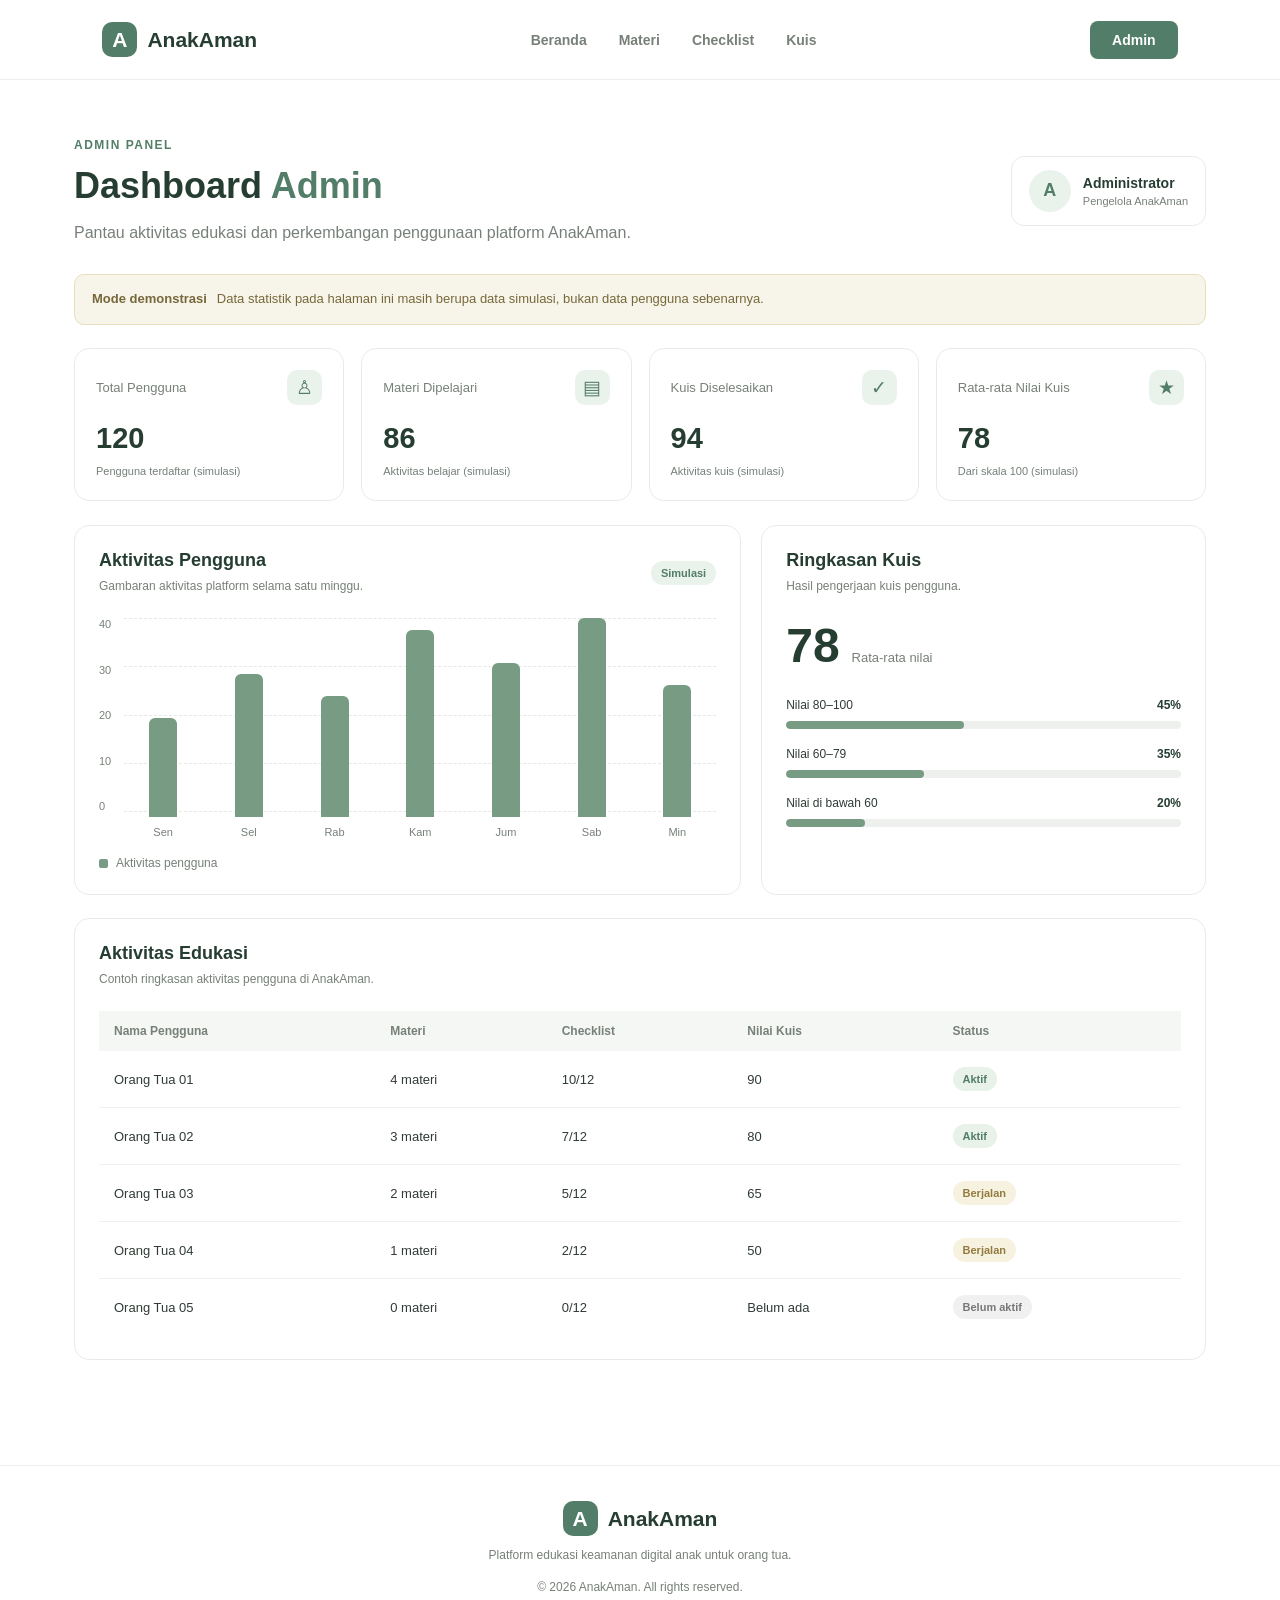
<file: admin.html>
<!DOCTYPE html>
<html lang="id">
<head>
  <meta charset="UTF-8">
  <meta name="viewport" content="width=device-width, initial-scale=1.0">
  <title>Admin Dashboard | AnakAman</title>
  <link rel="stylesheet" href="css/style.css">
</head>
<body>

  <header class="navbar">
    <a href="index.html" class="logo">
      <span class="logo-icon">A</span>AnakAman
    </a>

    <nav>
      <a href="index.html">Beranda</a>
      <a href="materi.html">Materi</a>
      <a href="checklist.html">Checklist</a>
      <a href="kuis.html">Kuis</a>
    </nav>

    <a href="admin.html" class="nav-button active">Admin</a>
  </header>

  <main class="admin-page">

    <section class="admin-heading">
      <div>
        <span class="section-label">ADMIN PANEL</span>
        <h1>Dashboard <span>Admin</span></h1>
        <p>
          Pantau aktivitas edukasi dan perkembangan penggunaan
          platform AnakAman.
        </p>
      </div>

      <div class="admin-profile">
        <div class="admin-avatar">A</div>
        <div>
          <strong>Administrator</strong>
          <span>Pengelola AnakAman</span>
        </div>
      </div>
    </section>

    <div class="admin-notice">
      <strong>Mode demonstrasi</strong>
      <span>
        Data statistik pada halaman ini masih berupa data simulasi,
        bukan data pengguna sebenarnya.
      </span>
    </div>

    <section class="admin-stat-grid">

      <div class="admin-stat-card">
        <div class="admin-stat-top">
          <span>Total Pengguna</span>
          <span class="admin-stat-icon">♙</span>
        </div>
        <strong>120</strong>
        <small>Pengguna terdaftar (simulasi)</small>
      </div>

      <div class="admin-stat-card">
        <div class="admin-stat-top">
          <span>Materi Dipelajari</span>
          <span class="admin-stat-icon">▤</span>
        </div>
        <strong>86</strong>
        <small>Aktivitas belajar (simulasi)</small>
      </div>

      <div class="admin-stat-card">
        <div class="admin-stat-top">
          <span>Kuis Diselesaikan</span>
          <span class="admin-stat-icon">✓</span>
        </div>
        <strong>94</strong>
        <small>Aktivitas kuis (simulasi)</small>
      </div>

      <div class="admin-stat-card">
        <div class="admin-stat-top">
          <span>Rata-rata Nilai Kuis</span>
          <span class="admin-stat-icon">★</span>
        </div>
        <strong>78</strong>
        <small>Dari skala 100 (simulasi)</small>
      </div>

    </section>

    <section class="admin-main-grid">

      <div class="admin-panel">
        <div class="admin-panel-heading">
          <div>
            <h2>Aktivitas Pengguna</h2>
            <p>Gambaran aktivitas platform selama satu minggu.</p>
          </div>
          <span class="simulation-label">Simulasi</span>
        </div>

        <div class="admin-chart">
          <div class="chart-y-labels">
            <span>40</span>
            <span>30</span>
            <span>20</span>
            <span>10</span>
            <span>0</span>
          </div>

          <div class="chart-content">
            <div class="chart-grid-lines">
              <span></span>
              <span></span>
              <span></span>
              <span></span>
              <span></span>
            </div>

            <div class="chart-bars">
              <div class="chart-column">
                <div class="chart-bar" style="height: 45%;"></div>
                <span>Sen</span>
              </div>
              <div class="chart-column">
                <div class="chart-bar" style="height: 65%;"></div>
                <span>Sel</span>
              </div>
              <div class="chart-column">
                <div class="chart-bar" style="height: 55%;"></div>
                <span>Rab</span>
              </div>
              <div class="chart-column">
                <div class="chart-bar" style="height: 85%;"></div>
                <span>Kam</span>
              </div>
              <div class="chart-column">
                <div class="chart-bar" style="height: 70%;"></div>
                <span>Jum</span>
              </div>
              <div class="chart-column">
                <div class="chart-bar" style="height: 95%;"></div>
                <span>Sab</span>
              </div>
              <div class="chart-column">
                <div class="chart-bar" style="height: 60%;"></div>
                <span>Min</span>
              </div>
            </div>
          </div>
        </div>

        <div class="chart-legend">
          <span></span>
          Aktivitas pengguna
        </div>
      </div>

      <div class="admin-panel">
        <div class="admin-panel-heading">
          <div>
            <h2>Ringkasan Kuis</h2>
            <p>Hasil pengerjaan kuis pengguna.</p>
          </div>
        </div>

        <div class="quiz-summary">
          <div class="quiz-summary-score">
            <strong>78</strong>
            <span>Rata-rata nilai</span>
          </div>

          <div class="quiz-summary-progress">
            <div class="summary-row">
              <span>Nilai 80–100</span>
              <strong>45%</strong>
            </div>
            <div class="summary-track">
              <div style="width: 45%;"></div>
            </div>

            <div class="summary-row">
              <span>Nilai 60–79</span>
              <strong>35%</strong>
            </div>
            <div class="summary-track">
              <div style="width: 35%;"></div>
            </div>

            <div class="summary-row">
              <span>Nilai di bawah 60</span>
              <strong>20%</strong>
            </div>
            <div class="summary-track">
              <div style="width: 20%;"></div>
            </div>
          </div>
        </div>
      </div>

    </section>

    <section class="admin-panel admin-table-panel">
      <div class="admin-panel-heading">
        <div>
          <h2>Aktivitas Edukasi</h2>
          <p>Contoh ringkasan aktivitas pengguna di AnakAman.</p>
        </div>
      </div>

      <div class="admin-table-wrapper">
        <table class="admin-table">
          <thead>
            <tr>
              <th>Nama Pengguna</th>
              <th>Materi</th>
              <th>Checklist</th>
              <th>Nilai Kuis</th>
              <th>Status</th>
            </tr>
          </thead>

          <tbody>
            <tr>
              <td>Orang Tua 01</td>
              <td>4 materi</td>
              <td>10/12</td>
              <td>90</td>
              <td><span class="status-badge status-complete">Aktif</span></td>
            </tr>

            <tr>
              <td>Orang Tua 02</td>
              <td>3 materi</td>
              <td>7/12</td>
              <td>80</td>
              <td><span class="status-badge status-complete">Aktif</span></td>
            </tr>

            <tr>
              <td>Orang Tua 03</td>
              <td>2 materi</td>
              <td>5/12</td>
              <td>65</td>
              <td><span class="status-badge status-progress">Berjalan</span></td>
            </tr>

            <tr>
              <td>Orang Tua 04</td>
              <td>1 materi</td>
              <td>2/12</td>
              <td>50</td>
              <td><span class="status-badge status-progress">Berjalan</span></td>
            </tr>

            <tr>
              <td>Orang Tua 05</td>
              <td>0 materi</td>
              <td>0/12</td>
              <td>Belum ada</td>
              <td><span class="status-badge status-inactive">Belum aktif</span></td>
            </tr>
          </tbody>
        </table>
      </div>
    </section>

  </main>

  <footer>
    <a href="index.html" class="logo">
      <span class="logo-icon">A</span>AnakAman
    </a>
    <p>Platform edukasi keamanan digital anak untuk orang tua.</p>
    <span>© 2026 AnakAman. All rights reserved.</span>
  </footer>

</body>
</html>
</file>
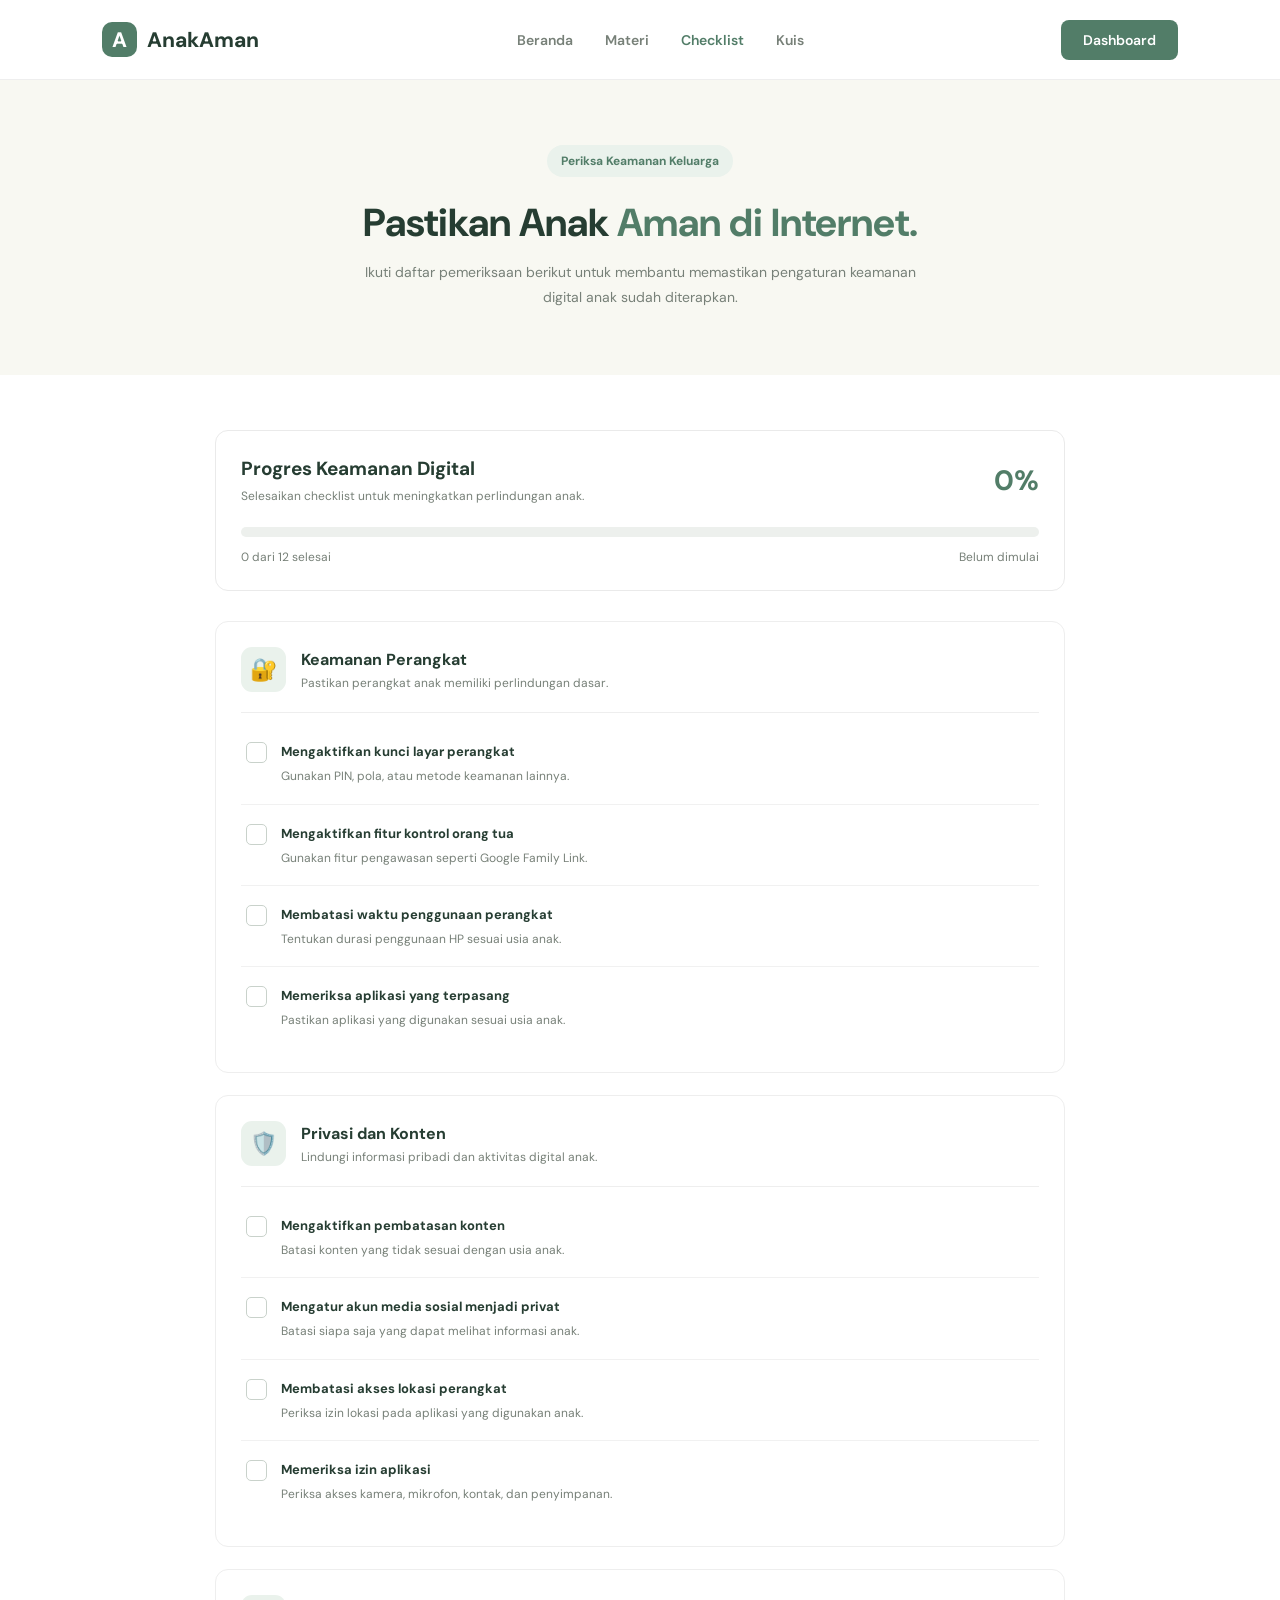
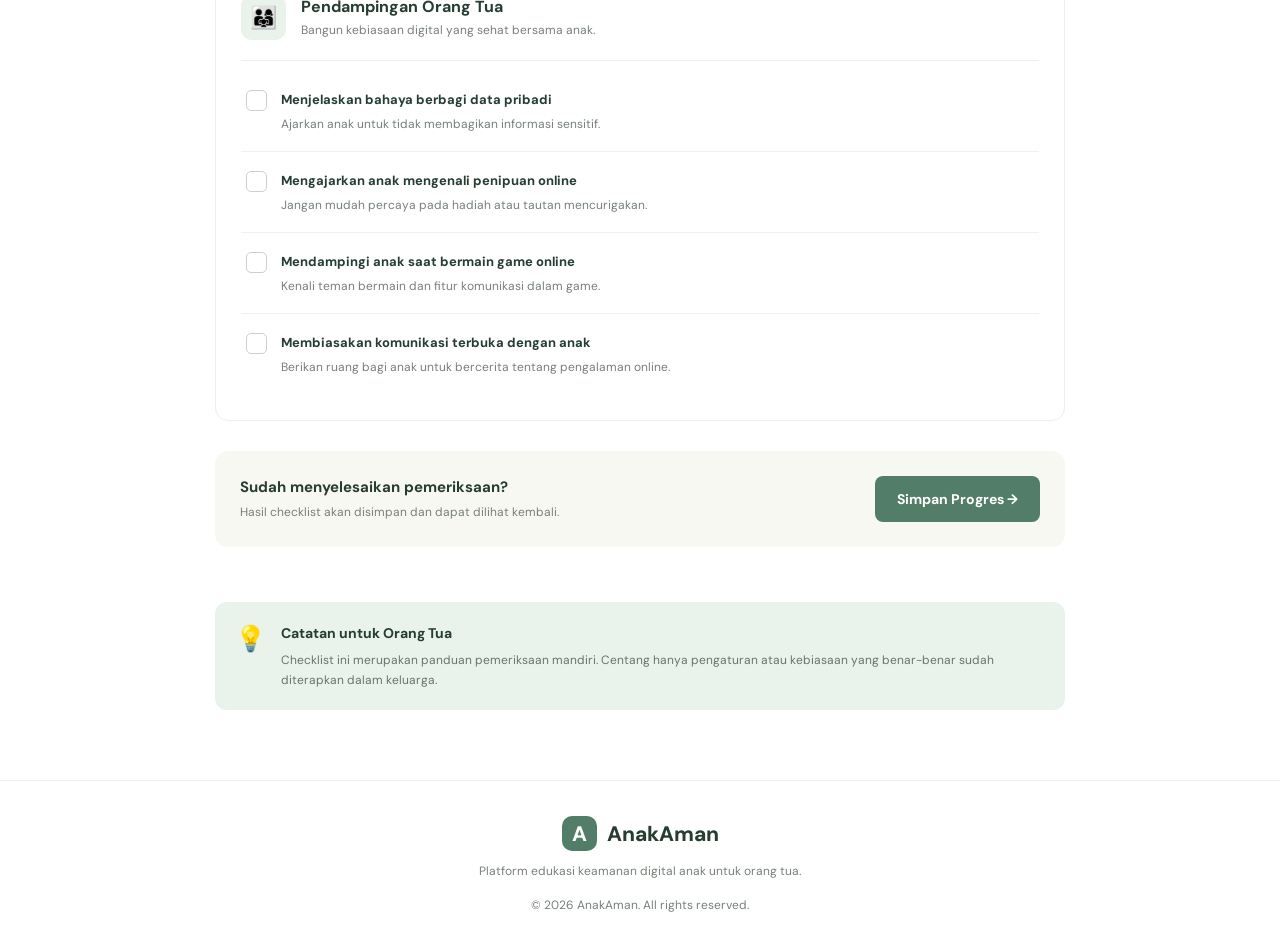
<file: checklist.html>
<!DOCTYPE html>
<html lang="id">
<head>
    <meta charset="UTF-8">
    <meta name="viewport" content="width=device-width, initial-scale=1.0">
    <title>Checklist Keamanan - AnakAman</title>
    <link rel="stylesheet" href="css/style.css">
    <link rel="preconnect" href="https://fonts.googleapis.com">
    <link href="https://fonts.googleapis.com/css2?family=DM+Sans:wght@400;500;600;700;800&display=swap" rel="stylesheet">
</head>
<body>

    <!-- Navbar -->
    <header class="navbar">
        <a href="index.html" class="logo">
            <span class="logo-icon">A</span>
            AnakAman
        </a>

        <nav>
            <a href="index.html">Beranda</a>
            <a href="materi.html">Materi</a>
            <a href="checklist.html" class="active">Checklist</a>
            <a href="kuis.html">Kuis</a>
        </nav>

        <a href="dashboard.html" class="nav-button">Dashboard</a>
    </header>

    <main>

        <!-- Header -->
        <section class="checklist-hero">
            <span class="tag">Periksa Keamanan Keluarga</span>
            <h1>Pastikan Anak <span>Aman di Internet.</span></h1>
            <p>
                Ikuti daftar pemeriksaan berikut untuk membantu
                memastikan pengaturan keamanan digital anak sudah diterapkan.
            </p>
        </section>

        <!-- Progress -->
        <section class="checklist-container">

            <div class="progress-card">
                <div class="progress-top">
                    <div>
                        <h2>Progres Keamanan Digital</h2>
                        <p>Selesaikan checklist untuk meningkatkan perlindungan anak.</p>
                    </div>
                    <strong id="progressPercent">0%</strong>
                </div>

                <div class="progress-bar">
                    <div id="progressFill"></div>
                </div>

                <div class="progress-bottom">
                    <span id="completedCount">0 dari 12 selesai</span>
                    <span id="progressStatus">Belum dimulai</span>
                </div>
            </div>

            <!-- Checklist 1 -->
            <div class="checklist-group">
                <div class="checklist-group-heading">
                    <span class="check-icon">🔐</span>
                    <div>
                        <h3>Keamanan Perangkat</h3>
                        <p>Pastikan perangkat anak memiliki perlindungan dasar.</p>
                    </div>
                </div>

                <label class="checklist-item">
                    <input type="checkbox" class="security-check" data-id="1">
                    <span class="custom-check"></span>
                    <div>
                        <strong>Mengaktifkan kunci layar perangkat</strong>
                        <p>Gunakan PIN, pola, atau metode keamanan lainnya.</p>
                    </div>
                </label>

                <label class="checklist-item">
                    <input type="checkbox" class="security-check" data-id="2">
                    <span class="custom-check"></span>
                    <div>
                        <strong>Mengaktifkan fitur kontrol orang tua</strong>
                        <p>Gunakan fitur pengawasan seperti Google Family Link.</p>
                    </div>
                </label>

                <label class="checklist-item">
                    <input type="checkbox" class="security-check" data-id="3">
                    <span class="custom-check"></span>
                    <div>
                        <strong>Membatasi waktu penggunaan perangkat</strong>
                        <p>Tentukan durasi penggunaan HP sesuai usia anak.</p>
                    </div>
                </label>

                <label class="checklist-item">
                    <input type="checkbox" class="security-check" data-id="4">
                    <span class="custom-check"></span>
                    <div>
                        <strong>Memeriksa aplikasi yang terpasang</strong>
                        <p>Pastikan aplikasi yang digunakan sesuai usia anak.</p>
                    </div>
                </label>
            </div>

            <!-- Checklist 2 -->
            <div class="checklist-group">
                <div class="checklist-group-heading">
                    <span class="check-icon">🛡️</span>
                    <div>
                        <h3>Privasi dan Konten</h3>
                        <p>Lindungi informasi pribadi dan aktivitas digital anak.</p>
                    </div>
                </div>

                <label class="checklist-item">
                    <input type="checkbox" class="security-check" data-id="5">
                    <span class="custom-check"></span>
                    <div>
                        <strong>Mengaktifkan pembatasan konten</strong>
                        <p>Batasi konten yang tidak sesuai dengan usia anak.</p>
                    </div>
                </label>

                <label class="checklist-item">
                    <input type="checkbox" class="security-check" data-id="6">
                    <span class="custom-check"></span>
                    <div>
                        <strong>Mengatur akun media sosial menjadi privat</strong>
                        <p>Batasi siapa saja yang dapat melihat informasi anak.</p>
                    </div>
                </label>

                <label class="checklist-item">
                    <input type="checkbox" class="security-check" data-id="7">
                    <span class="custom-check"></span>
                    <div>
                        <strong>Membatasi akses lokasi perangkat</strong>
                        <p>Periksa izin lokasi pada aplikasi yang digunakan anak.</p>
                    </div>
                </label>

                <label class="checklist-item">
                    <input type="checkbox" class="security-check" data-id="8">
                    <span class="custom-check"></span>
                    <div>
                        <strong>Memeriksa izin aplikasi</strong>
                        <p>Periksa akses kamera, mikrofon, kontak, dan penyimpanan.</p>
                    </div>
                </label>
            </div>

            <!-- Checklist 3 -->
            <div class="checklist-group">
                <div class="checklist-group-heading">
                    <span class="check-icon">👨‍👩‍👧</span>
                    <div>
                        <h3>Pendampingan Orang Tua</h3>
                        <p>Bangun kebiasaan digital yang sehat bersama anak.</p>
                    </div>
                </div>

                <label class="checklist-item">
                    <input type="checkbox" class="security-check" data-id="9">
                    <span class="custom-check"></span>
                    <div>
                        <strong>Menjelaskan bahaya berbagi data pribadi</strong>
                        <p>Ajarkan anak untuk tidak membagikan informasi sensitif.</p>
                    </div>
                </label>

                <label class="checklist-item">
                    <input type="checkbox" class="security-check" data-id="10">
                    <span class="custom-check"></span>
                    <div>
                        <strong>Mengajarkan anak mengenali penipuan online</strong>
                        <p>Jangan mudah percaya pada hadiah atau tautan mencurigakan.</p>
                    </div>
                </label>

                <label class="checklist-item">
                    <input type="checkbox" class="security-check" data-id="11">
                    <span class="custom-check"></span>
                    <div>
                        <strong>Mendampingi anak saat bermain game online</strong>
                        <p>Kenali teman bermain dan fitur komunikasi dalam game.</p>
                    </div>
                </label>

                <label class="checklist-item">
                    <input type="checkbox" class="security-check" data-id="12">
                    <span class="custom-check"></span>
                    <div>
                        <strong>Membiasakan komunikasi terbuka dengan anak</strong>
                        <p>Berikan ruang bagi anak untuk bercerita tentang pengalaman online.</p>
                    </div>
                </label>
            </div>

            <!-- Action -->
            <div class="checklist-action">
                <div>
                    <h3>Sudah menyelesaikan pemeriksaan?</h3>
                    <p>Hasil checklist akan disimpan dan dapat dilihat kembali.</p>
                </div>
                <button class="btn-primary" onclick="selesaiChecklist()">
                    Simpan Progres →
                </button>
            </div>

        </section>

        <!-- Tips -->
        <section class="checklist-note">
            <span>💡</span>
            <div>
                <strong>Catatan untuk Orang Tua</strong>
                <p>
                    Checklist ini merupakan panduan pemeriksaan mandiri.
                    Centang hanya pengaturan atau kebiasaan yang benar-benar
                    sudah diterapkan dalam keluarga.
                </p>
            </div>
        </section>

    </main>

    <footer>
        <a href="index.html" class="logo">
            <span class="logo-icon">A</span>
            AnakAman
        </a>
        <p>Platform edukasi keamanan digital anak untuk orang tua.</p>
        <span>© 2026 AnakAman. All rights reserved.</span>
    </footer>

    <script src="js/checklist.js"></script>
</body>
</html>
</file>
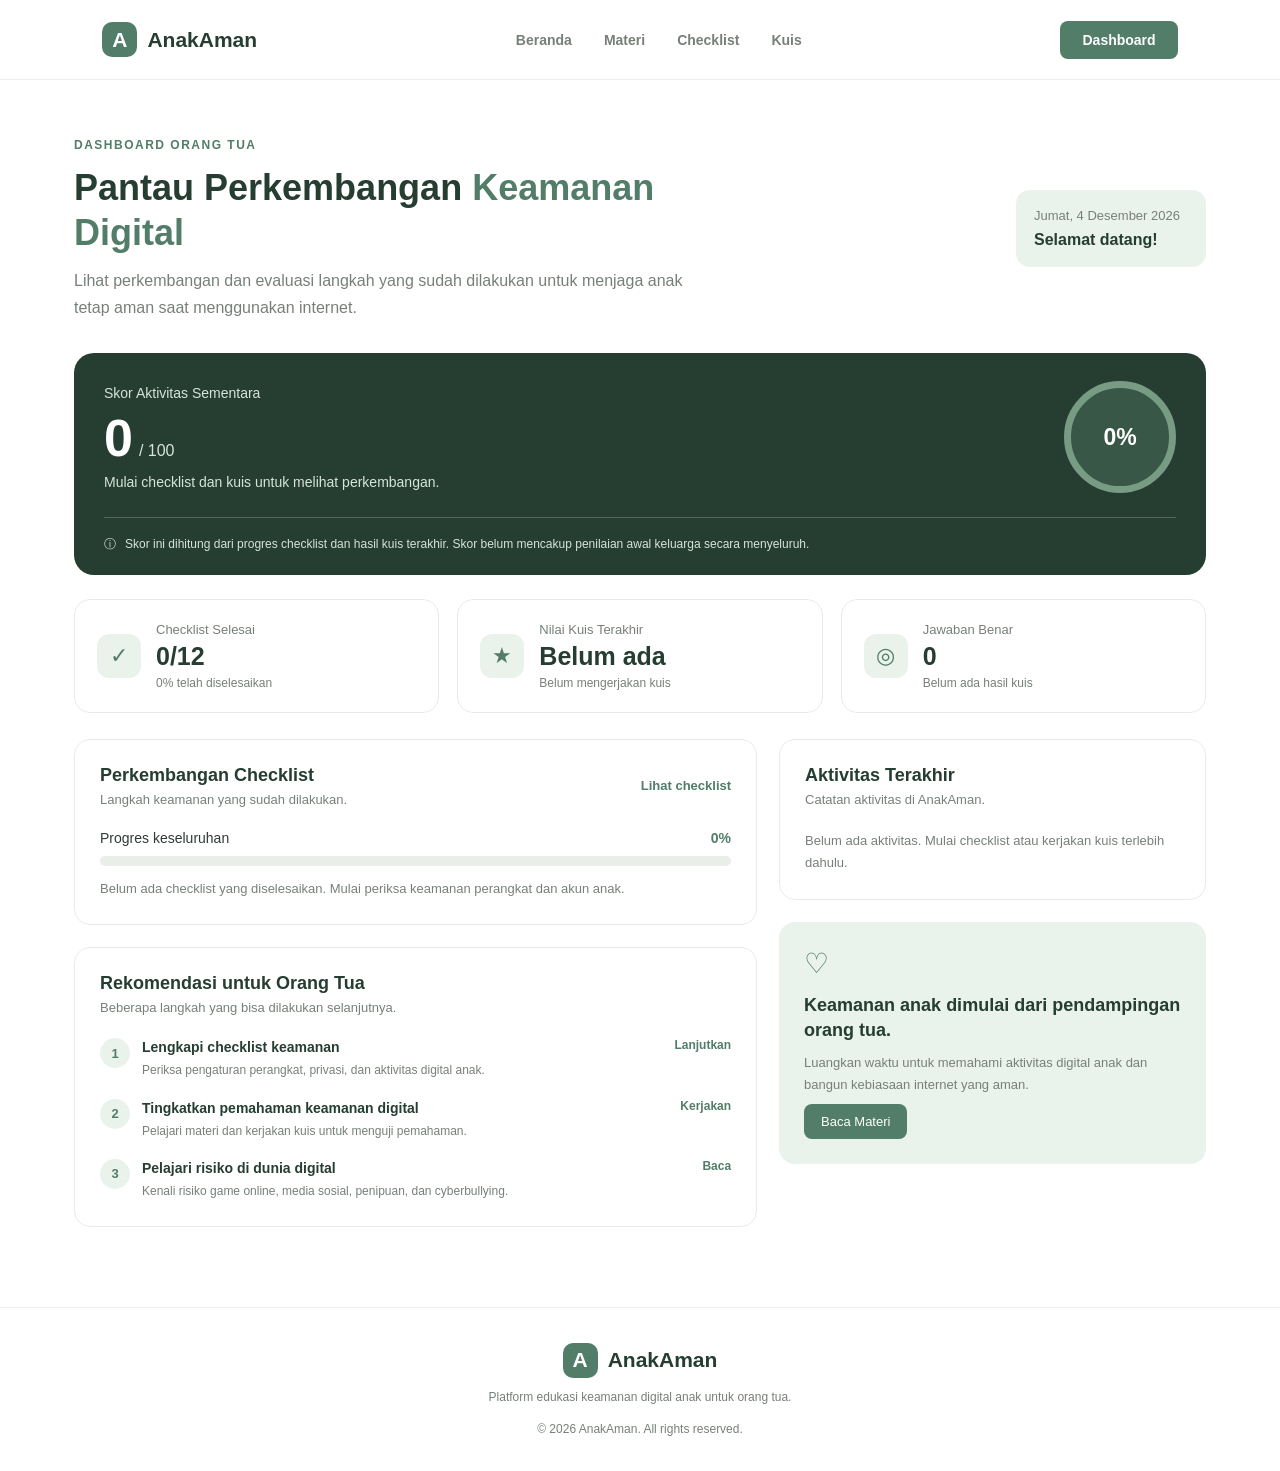
<file: dashboard.html>
<!DOCTYPE html>
<html lang="id">
<head>
  <meta charset="UTF-8">
  <meta name="viewport" content="width=device-width, initial-scale=1.0">
  <title>Dashboard Orang Tua | AnakAman</title>
  <link rel="stylesheet" href="css/style.css">
</head>
<body>

  <header class="navbar">
    <a href="index.html" class="logo">
      <span class="logo-icon">A</span>AnakAman
    </a>
    <nav>
      <a href="index.html">Beranda</a>
      <a href="materi.html">Materi</a>
      <a href="checklist.html">Checklist</a>
      <a href="kuis.html">Kuis</a>
    </nav>
    <a href="dashboard.html" class="nav-button active">Dashboard</a>
  </header>

  <main class="dashboard-page">
    <section class="dashboard-heading">
      <div>
        <span class="section-label">DASHBOARD ORANG TUA</span>
        <h1>Pantau Perkembangan <span>Keamanan Digital</span></h1>
        <p>
          Lihat perkembangan dan evaluasi langkah yang sudah dilakukan
          untuk menjaga anak tetap aman saat menggunakan internet.
        </p>
      </div>
      <div class="dashboard-date">
        <span id="tanggalHariIni">Memuat tanggal...</span>
        <strong>Selamat datang!</strong>
      </div>
    </section>

    <section class="score-overview">
      <div class="score-main">
        <div>
          <span class="score-caption">Skor Aktivitas Sementara</span>
          <div class="score-number">
            <strong id="overallScore">0</strong>
            <span>/ 100</span>
          </div>
          <p id="scoreDescription">
            Mulai checklist dan kuis untuk melihat perkembangan.
          </p>
        </div>
        <div class="score-circle" id="scoreCircle">
          <span id="scoreCircleText">0%</span>
        </div>
      </div>
      <div class="score-note">
        <span>ⓘ</span>
        Skor ini dihitung dari progres checklist dan hasil kuis terakhir.
        Skor belum mencakup penilaian awal keluarga secara menyeluruh.
      </div>
    </section>

    <section class="dashboard-stats">
      <div class="dashboard-stat-card">
        <div class="stat-icon">✓</div>
        <div>
          <span>Checklist Selesai</span>
          <strong id="checklistCount">0/12</strong>
          <small id="checklistPercent">0% telah diselesaikan</small>
        </div>
      </div>

      <div class="dashboard-stat-card">
        <div class="stat-icon">★</div>
        <div>
          <span>Nilai Kuis Terakhir</span>
          <strong id="quizScore">Belum ada</strong>
          <small id="quizDescription">Belum mengerjakan kuis</small>
        </div>
      </div>

      <div class="dashboard-stat-card">
        <div class="stat-icon">◎</div>
        <div>
          <span>Jawaban Benar</span>
          <strong id="correctCount">0</strong>
          <small id="wrongCount">Belum ada hasil kuis</small>
        </div>
      </div>
    </section>

    <section class="dashboard-content">
      <div class="dashboard-main-column">
        <div class="dashboard-panel">
          <div class="panel-heading">
            <div>
              <h2>Perkembangan Checklist</h2>
              <p>Langkah keamanan yang sudah dilakukan.</p>
            </div>
            <a href="checklist.html">Lihat checklist</a>
          </div>

          <div class="progress-detail">
            <div class="progress-detail-info">
              <span>Progres keseluruhan</span>
              <strong id="detailChecklistPercent">0%</strong>
            </div>
            <div class="progress-track">
              <div class="progress-track-fill" id="detailChecklistBar"></div>
            </div>
            <p id="checklistMessage">
              Belum ada checklist yang diselesaikan.
            </p>
          </div>
        </div>

        <div class="dashboard-panel">
          <div class="panel-heading">
            <div>
              <h2>Rekomendasi untuk Orang Tua</h2>
              <p>Beberapa langkah yang bisa dilakukan selanjutnya.</p>
            </div>
          </div>

          <div class="recommendation-list" id="recommendationList">
            <div class="recommendation-item">
              <span class="recommendation-icon">1</span>
              <div>
                <strong>Mulai dari checklist keamanan</strong>
                <p>Periksa pengaturan perangkat dan akun digital anak.</p>
              </div>
              <a href="checklist.html">Mulai</a>
            </div>
            <div class="recommendation-item">
              <span class="recommendation-icon">2</span>
              <div>
                <strong>Pelajari materi keamanan digital</strong>
                <p>Pahami risiko yang mungkin ditemui anak di internet.</p>
              </div>
              <a href="materi.html">Pelajari</a>
            </div>
            <div class="recommendation-item">
              <span class="recommendation-icon">3</span>
              <div>
                <strong>Uji pemahaman melalui kuis</strong>
                <p>Evaluasi pengetahuan tentang keamanan digital anak.</p>
              </div>
              <a href="kuis.html">Kerjakan</a>
            </div>
          </div>
        </div>
      </div>

      <aside class="dashboard-side-column">
        <div class="dashboard-panel activity-panel">
          <div class="panel-heading">
            <div>
              <h2>Aktivitas Terakhir</h2>
              <p>Catatan aktivitas di AnakAman.</p>
            </div>
          </div>
          <div id="activityList" class="activity-list">
            <p class="empty-activity">Belum ada aktivitas. Mulai checklist atau kerjakan kuis terlebih dahulu.</p>
          </div>
        </div>

        <div class="dashboard-cta">
          <span class="cta-icon">♡</span>
          <h3>Keamanan anak dimulai dari pendampingan orang tua.</h3>
          <p>Luangkan waktu untuk memahami aktivitas digital anak dan bangun kebiasaan internet yang aman.</p>
          <a href="materi.html">Baca Materi</a>
        </div>
      </aside>
    </section>
  </main>

  <footer>
    <a href="index.html" class="logo">
      <span class="logo-icon">A</span>AnakAman
    </a>
    <p>Platform edukasi keamanan digital anak untuk orang tua.</p>
    <span>© 2026 AnakAman. All rights reserved.</span>
  </footer>

  <script src="js/dashboard.js"></script>
</body>
</html>
</file>
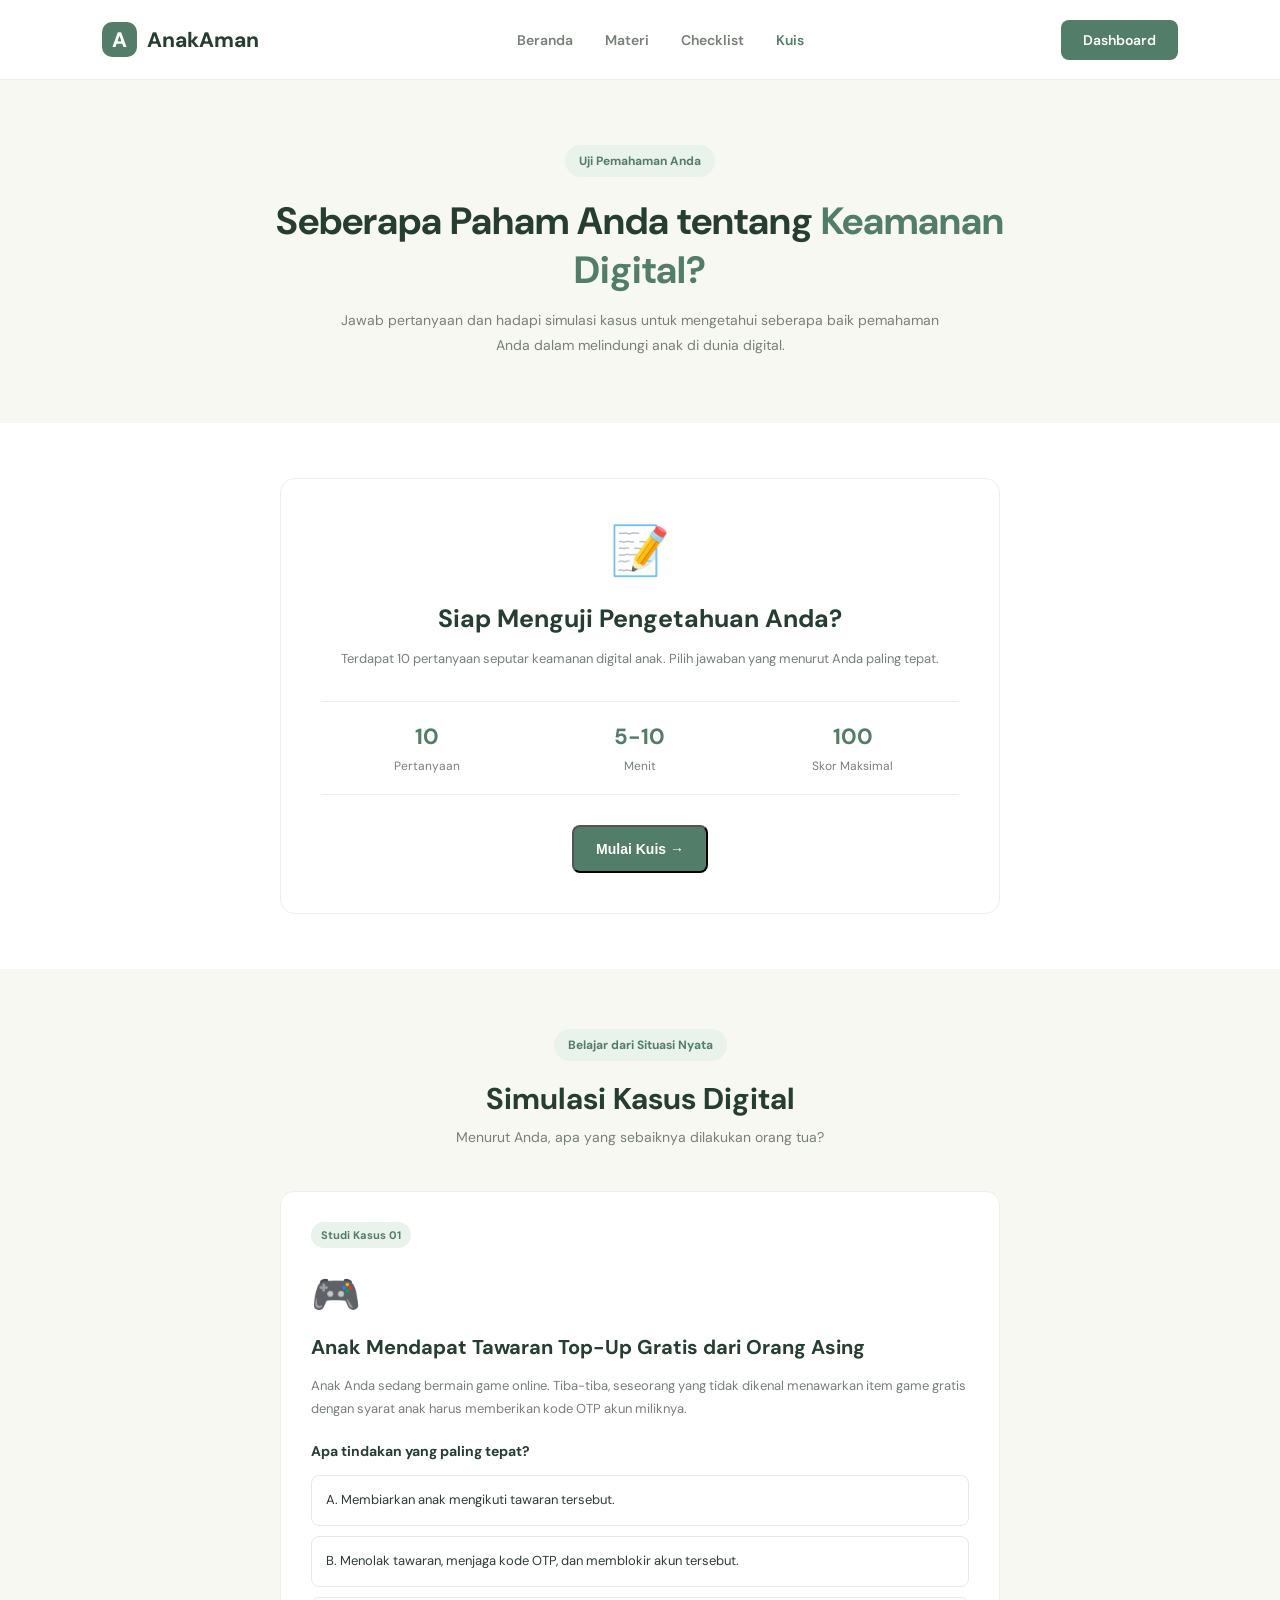
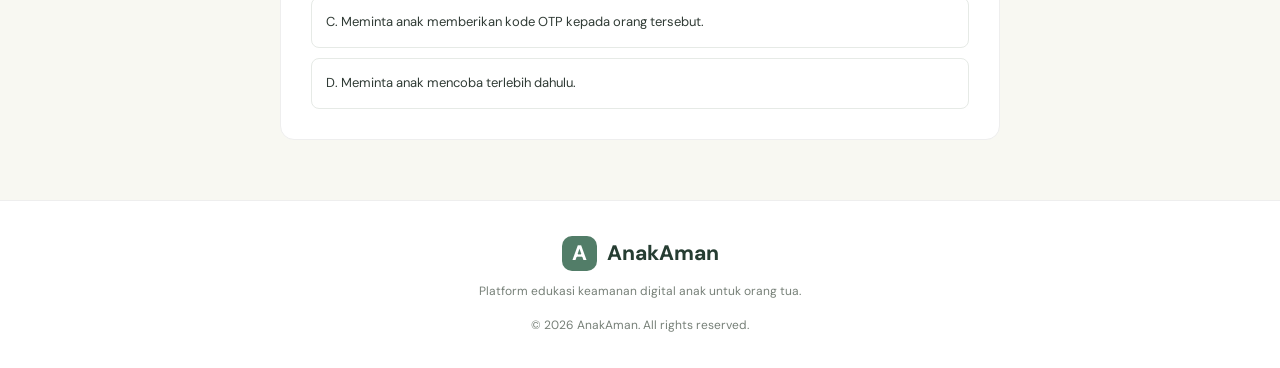
<file: kuis.html>
<!DOCTYPE html>
<html lang="id">
<head>
    <meta charset="UTF-8">
    <meta name="viewport" content="width=device-width, initial-scale=1.0">
    <title>Kuis & Simulasi - AnakAman</title>
    <link rel="stylesheet" href="css/style.css">
    <link rel="preconnect" href="https://fonts.googleapis.com">
    <link href="https://fonts.googleapis.com/css2?family=DM+Sans:wght@400;500;600;700;800&display=swap" rel="stylesheet">
</head>
<body>

    <!-- Navbar -->
    <header class="navbar">
        <a href="index.html" class="logo">
            <span class="logo-icon">A</span>
            AnakAman
        </a>

        <nav>
            <a href="index.html">Beranda</a>
            <a href="materi.html">Materi</a>
            <a href="checklist.html">Checklist</a>
            <a href="kuis.html" class="active">Kuis</a>
        </nav>

        <a href="dashboard.html" class="nav-button">Dashboard</a>
    </header>

    <main>

        <!-- Hero -->
        <section class="kuis-hero">
            <span class="tag">Uji Pemahaman Anda</span>
            <h1>Seberapa Paham Anda tentang <span>Keamanan Digital?</span></h1>
            <p>
                Jawab pertanyaan dan hadapi simulasi kasus untuk
                mengetahui seberapa baik pemahaman Anda dalam
                melindungi anak di dunia digital.
            </p>
        </section>

        <!-- Kuis Container -->
        <section class="kuis-container">

            <!-- Intro -->
            <div class="kuis-intro" id="kuisIntro">
                <div class="kuis-icon">📝</div>
                <h2>Siap Menguji Pengetahuan Anda?</h2>
                <p>
                    Terdapat 10 pertanyaan seputar keamanan digital anak.
                    Pilih jawaban yang menurut Anda paling tepat.
                </p>

                <div class="kuis-info">
                    <div>
                        <strong>10</strong>
                        <span>Pertanyaan</span>
                    </div>
                    <div>
                        <strong>5-10</strong>
                        <span>Menit</span>
                    </div>
                    <div>
                        <strong>100</strong>
                        <span>Skor Maksimal</span>
                    </div>
                </div>

                <button class="btn-primary" onclick="mulaiKuis()">
                    Mulai Kuis →
                </button>
            </div>

            <!-- Quiz -->
            <div class="quiz-box" id="quizBox" style="display:none;">

                <div class="quiz-top">
                    <span id="questionNumber">Pertanyaan 1 dari 10</span>
                    <span id="questionCategory">Keamanan Digital</span>
                </div>

                <div class="quiz-progress">
                    <div id="quizProgressFill"></div>
                </div>

                <div class="question-content">
                    <h2 id="questionText"></h2>
                    <div id="answerOptions" class="answer-options"></div>
                </div>

                <div class="quiz-feedback" id="quizFeedback"></div>

                <div class="quiz-navigation">
                    <button class="btn-secondary" onclick="kembaliIntro()">
                        Keluar
                    </button>
                    <button class="btn-primary" id="nextButton" onclick="lanjutPertanyaan()" disabled>
                        Jawaban Selanjutnya →
                    </button>
                </div>

            </div>

            <!-- Result -->
            <div class="quiz-result" id="quizResult" style="display:none;">
                <div class="result-icon">🏆</div>
                <span class="tag">Hasil Kuis AnakAman</span>
                <h2>Kuis Selesai!</h2>
                <div class="result-score" id="resultScore">0</div>
                <p id="resultMessage"></p>

                <div class="result-summary">
                    <div>
                        <strong id="correctCount">0</strong>
                        <span>Jawaban Benar</span>
                    </div>
                    <div>
                        <strong id="wrongCount">0</strong>
                        <span>Jawaban Salah</span>
                    </div>
                    <div>
                        <strong>10</strong>
                        <span>Total Soal</span>
                    </div>
                </div>

                <div class="result-recommendation">
                    <h3>Rekomendasi untuk Anda</h3>
                    <p id="recommendationText"></p>
                </div>

                <div class="result-buttons">
                    <button class="btn-primary" onclick="ulangiKuis()">
                        Ulangi Kuis
                    </button>
                    <a href="dashboard.html" class="btn-secondary">
                        Lihat Dashboard
                    </a>
                </div>
            </div>

        </section>

        <!-- Simulasi -->
        <section class="simulation-section">
            <div class="section-heading">
                <span class="tag">Belajar dari Situasi Nyata</span>
                <h2>Simulasi Kasus Digital</h2>
                <p>Menurut Anda, apa yang sebaiknya dilakukan orang tua?</p>
            </div>

            <div class="simulation-card">
                <div class="simulation-label">Studi Kasus 01</div>
                <div class="simulation-icon">🎮</div>

                <h3>Anak Mendapat Tawaran Top-Up Gratis dari Orang Asing</h3>

                <p>
                    Anak Anda sedang bermain game online. Tiba-tiba,
                    seseorang yang tidak dikenal menawarkan item game
                    gratis dengan syarat anak harus memberikan kode OTP
                    akun miliknya.
                </p>

                <strong class="simulation-question">
                    Apa tindakan yang paling tepat?
                </strong>

                <div class="simulation-options">
                    <button onclick="jawabSimulasi(this, false)">
                        A. Membiarkan anak mengikuti tawaran tersebut.
                    </button>

                    <button onclick="jawabSimulasi(this, true)">
                        B. Menolak tawaran, menjaga kode OTP, dan memblokir akun tersebut.
                    </button>

                    <button onclick="jawabSimulasi(this, false)">
                        C. Meminta anak memberikan kode OTP kepada orang tersebut.
                    </button>

                    <button onclick="jawabSimulasi(this, false)">
                        D. Meminta anak mencoba terlebih dahulu.
                    </button>
                </div>

                <div class="simulation-feedback" id="simulationFeedback"></div>
            </div>
        </section>

    </main>

    <footer>
        <a href="index.html" class="logo">
            <span class="logo-icon">A</span>
            AnakAman
        </a>
        <p>Platform edukasi keamanan digital anak untuk orang tua.</p>
        <span>© 2026 AnakAman. All rights reserved.</span>
    </footer>

    <script src="js/kuis.js"></script>
</body>
</html>
</file>
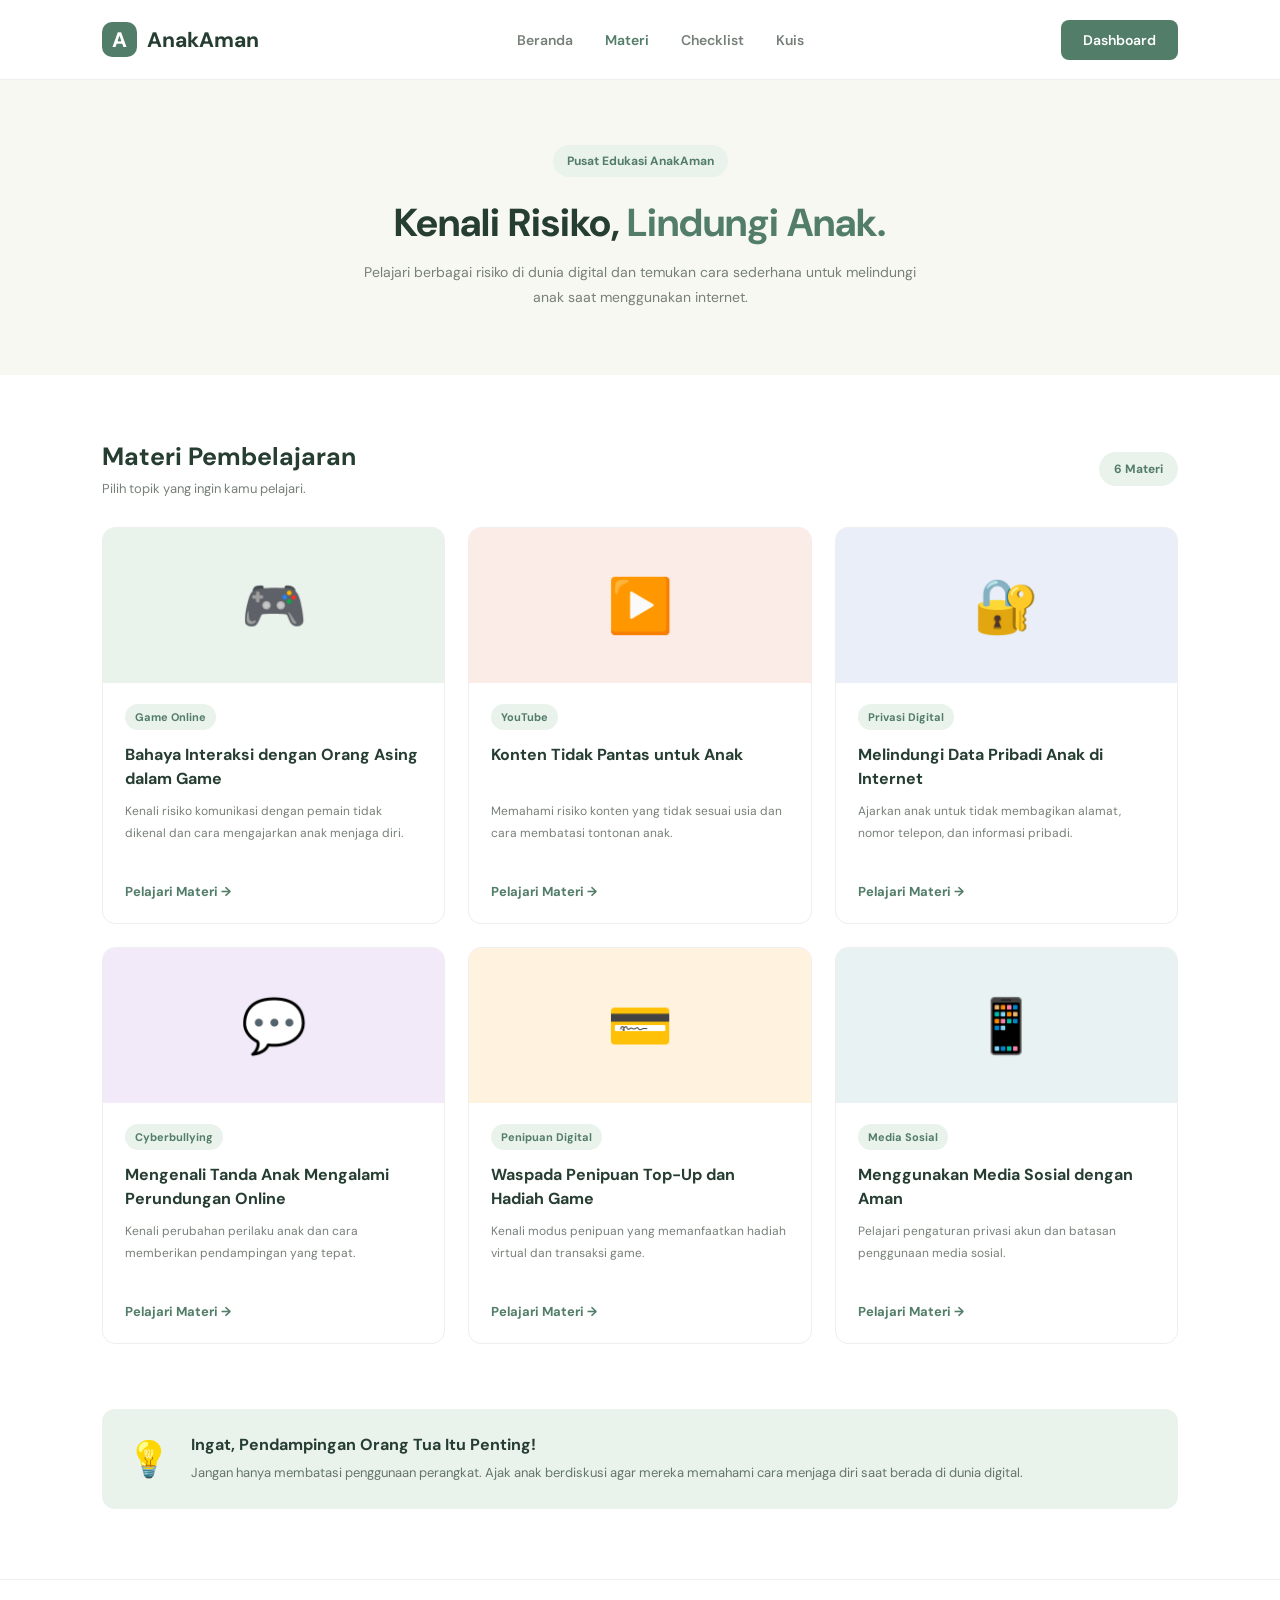
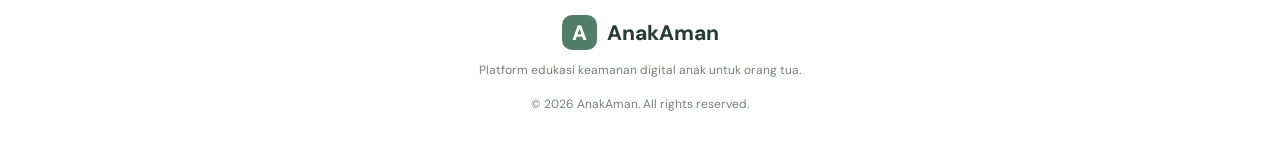
<file: materi.html>
<!DOCTYPE html>
<html lang="id">
<head>
    <meta charset="UTF-8">
    <meta name="viewport" content="width=device-width, initial-scale=1.0">
    <title>Materi Edukasi - AnakAman</title>
    <link rel="stylesheet" href="css/style.css">
    <link rel="preconnect" href="https://fonts.googleapis.com">
    <link href="https://fonts.googleapis.com/css2?family=DM+Sans:wght@400;500;600;700;800&display=swap" rel="stylesheet">
</head>
<body>

    <!-- Navbar -->
    <header class="navbar">
        <a href="index.html" class="logo">
            <span class="logo-icon">A</span>
            AnakAman
        </a>

        <nav>
            <a href="index.html">Beranda</a>
            <a href="materi.html" class="active">Materi</a>
            <a href="checklist.html">Checklist</a>
            <a href="kuis.html">Kuis</a>
        </nav>

        <a href="dashboard.html" class="nav-button">Dashboard</a>
    </header>

    <main>

        <!-- Header Materi -->
        <section class="materi-hero">
            <span class="tag">Pusat Edukasi AnakAman</span>
            <h1>Kenali Risiko, <span>Lindungi Anak.</span></h1>
            <p>
                Pelajari berbagai risiko di dunia digital dan temukan
                cara sederhana untuk melindungi anak saat menggunakan internet.
            </p>
        </section>

        <!-- Daftar Materi -->
        <section class="materi-section">

            <div class="materi-heading">
                <div>
                    <h2>Materi Pembelajaran</h2>
                    <p>Pilih topik yang ingin kamu pelajari.</p>
                </div>
                <span class="materi-count">6 Materi</span>
            </div>

            <div class="materi-grid">

                <article class="materi-card">
                    <div class="materi-image image-game">
                        <span>🎮</span>
                    </div>
                    <div class="materi-content">
                        <span class="materi-category">Game Online</span>
                        <h3>Bahaya Interaksi dengan Orang Asing dalam Game</h3>
                        <p>
                            Kenali risiko komunikasi dengan pemain tidak dikenal
                            dan cara mengajarkan anak menjaga diri.
                        </p>
                        <button onclick="bukaMateri(1)">Pelajari Materi →</button>
                    </div>
                </article>

                <article class="materi-card">
                    <div class="materi-image image-youtube">
                        <span>▶️</span>
                    </div>
                    <div class="materi-content">
                        <span class="materi-category">YouTube</span>
                        <h3>Konten Tidak Pantas untuk Anak</h3>
                        <p>
                            Memahami risiko konten yang tidak sesuai usia
                            dan cara membatasi tontonan anak.
                        </p>
                        <button onclick="bukaMateri(2)">Pelajari Materi →</button>
                    </div>
                </article>

                <article class="materi-card">
                    <div class="materi-image image-privacy">
                        <span>🔐</span>
                    </div>
                    <div class="materi-content">
                        <span class="materi-category">Privasi Digital</span>
                        <h3>Melindungi Data Pribadi Anak di Internet</h3>
                        <p>
                            Ajarkan anak untuk tidak membagikan alamat,
                            nomor telepon, dan informasi pribadi.
                        </p>
                        <button onclick="bukaMateri(3)">Pelajari Materi →</button>
                    </div>
                </article>

                <article class="materi-card">
                    <div class="materi-image image-bullying">
                        <span>💬</span>
                    </div>
                    <div class="materi-content">
                        <span class="materi-category">Cyberbullying</span>
                        <h3>Mengenali Tanda Anak Mengalami Perundungan Online</h3>
                        <p>
                            Kenali perubahan perilaku anak dan cara
                            memberikan pendampingan yang tepat.
                        </p>
                        <button onclick="bukaMateri(4)">Pelajari Materi →</button>
                    </div>
                </article>

                <article class="materi-card">
                    <div class="materi-image image-scam">
                        <span>💳</span>
                    </div>
                    <div class="materi-content">
                        <span class="materi-category">Penipuan Digital</span>
                        <h3>Waspada Penipuan Top-Up dan Hadiah Game</h3>
                        <p>
                            Kenali modus penipuan yang memanfaatkan
                            hadiah virtual dan transaksi game.
                        </p>
                        <button onclick="bukaMateri(5)">Pelajari Materi →</button>
                    </div>
                </article>

                <article class="materi-card">
                    <div class="materi-image image-social">
                        <span>📱</span>
                    </div>
                    <div class="materi-content">
                        <span class="materi-category">Media Sosial</span>
                        <h3>Menggunakan Media Sosial dengan Aman</h3>
                        <p>
                            Pelajari pengaturan privasi akun dan
                            batasan penggunaan media sosial.
                        </p>
                        <button onclick="bukaMateri(6)">Pelajari Materi →</button>
                    </div>
                </article>

            </div>
        </section>

        <!-- Tips -->
        <section class="materi-tips">
            <div class="tips-icon">💡</div>
            <div>
                <h3>Ingat, Pendampingan Orang Tua Itu Penting!</h3>
                <p>
                    Jangan hanya membatasi penggunaan perangkat.
                    Ajak anak berdiskusi agar mereka memahami cara
                    menjaga diri saat berada di dunia digital.
                </p>
            </div>
        </section>

    </main>

    <!-- Modal Detail Materi -->
    <div class="modal-overlay" id="materiModal">
        <div class="modal-content">
            <button class="modal-close" onclick="tutupMateri()">×</button>
            <span class="tag" id="detailKategori">Materi Edukasi</span>
            <h2 id="detailJudul"></h2>
            <div id="detailIsi"></div>
            <button class="btn-primary modal-done" onclick="tutupMateri()">
                Selesai Membaca
            </button>
        </div>
    </div>

    <footer>
        <a href="index.html" class="logo">
            <span class="logo-icon">A</span>
            AnakAman
        </a>
        <p>Platform edukasi keamanan digital anak untuk orang tua.</p>
        <span>© 2026 AnakAman. All rights reserved.</span>
    </footer>

    <script src="js/materi.js"></script>
</body>
</html>
</file>
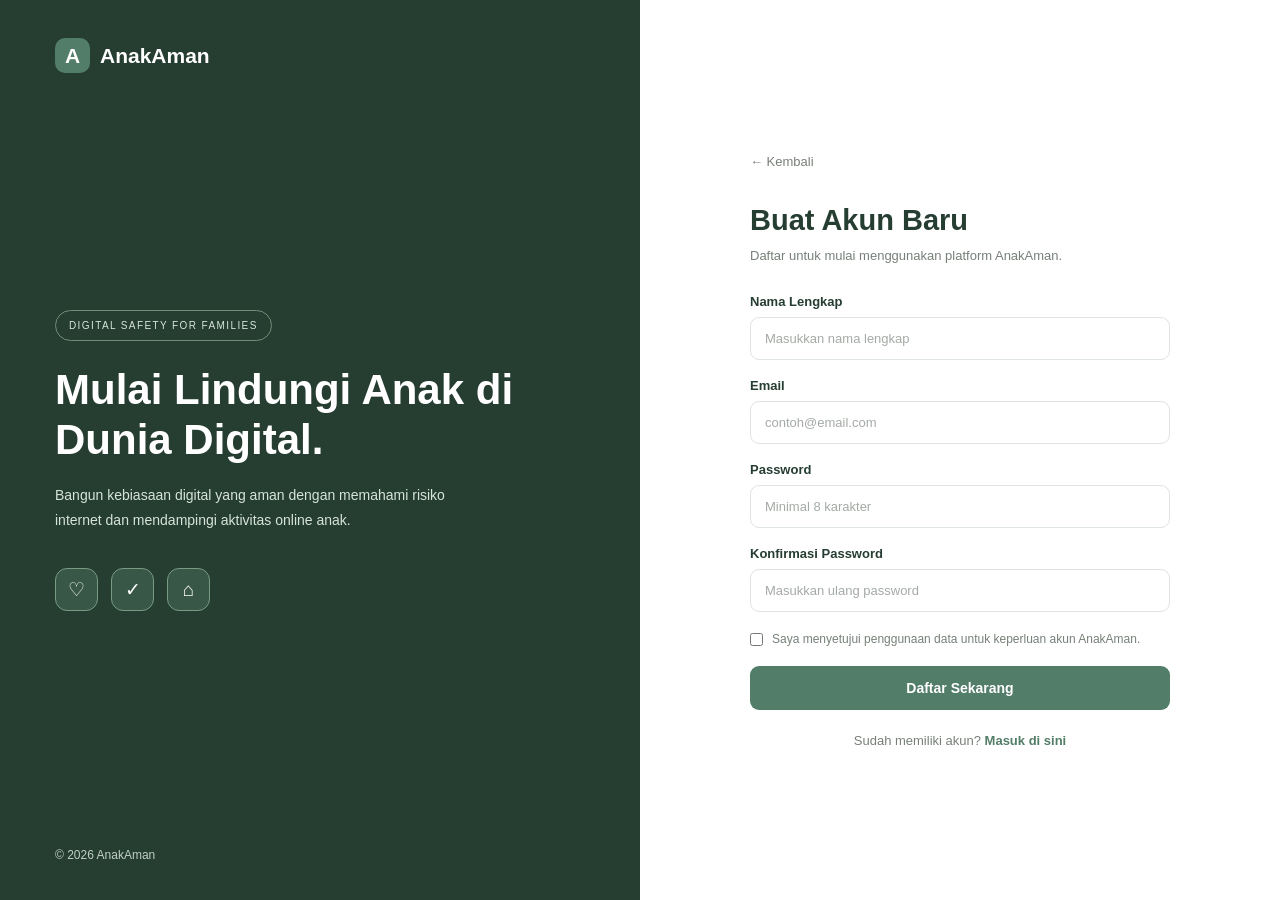
<file: register.html>
<!DOCTYPE html>
<html lang="id">
<head>
  <meta charset="UTF-8">
  <meta name="viewport" content="width=device-width, initial-scale=1.0">
  <title>Daftar Akun | AnakAman</title>
  <link rel="stylesheet" href="css/style.css">
</head>
<body class="auth-body">

  <main class="auth-container">
    <section class="auth-illustration">
      <a href="index.html" class="logo">
        <span class="logo-icon">A</span>AnakAman
      </a>

      <div class="auth-illustration-content">
        <span class="auth-tag">DIGITAL SAFETY FOR FAMILIES</span>
        <h1>Mulai Lindungi Anak di Dunia Digital.</h1>
        <p>
          Bangun kebiasaan digital yang aman dengan memahami risiko
          internet dan mendampingi aktivitas online anak.
        </p>
        <div class="auth-decoration">
          <span>♡</span>
          <span>✓</span>
          <span>⌂</span>
        </div>
      </div>

      <span class="auth-copyright">© 2026 AnakAman</span>
    </section>

    <section class="auth-form-section">
      <div class="auth-form-wrapper">
        <a href="login.html" class="auth-back">← Kembali</a>

        <div class="auth-heading">
          <h2>Buat Akun Baru</h2>
          <p>Daftar untuk mulai menggunakan platform AnakAman.</p>
        </div>

        <form id="registerForm">
          <div class="auth-field">
            <label for="nama">Nama Lengkap</label>
            <input type="text" id="nama" placeholder="Masukkan nama lengkap" required>
          </div>

          <div class="auth-field">
            <label for="email">Email</label>
            <input type="email" id="email" placeholder="contoh@email.com" required>
          </div>

          <div class="auth-field">
            <label for="password">Password</label>
            <input type="password" id="password" placeholder="Minimal 8 karakter" minlength="8" required>
          </div>

          <div class="auth-field">
            <label for="konfirmasiPassword">Konfirmasi Password</label>
            <input type="password" id="konfirmasiPassword" placeholder="Masukkan ulang password" required>
          </div>

          <label class="auth-checkbox">
            <input type="checkbox" id="persetujuan" required>
            <span>Saya menyetujui penggunaan data untuk keperluan akun AnakAman.</span>
          </label>

          <p id="registerMessage" class="auth-message"></p>

          <button type="submit" class="auth-submit">Daftar Sekarang</button>
        </form>

        <p class="auth-switch">
          Sudah memiliki akun?
          <a href="login.html">Masuk di sini</a>
        </p>
      </div>
    </section>
  </main>

  <script src="js/register.js"></script>
</body>
</html>
</file>
<file: css/style.css>
* {
    margin: 0;
    padding: 0;
    box-sizing: border-box;
}

:root {
    --green: #527D68;
    --dark: #263D32;
    --light-green: #EAF2EC;
    --cream: #F8F8F2;
    --text: #303B35;
    --gray: #778078;
}

body {
    font-family: 'DM Sans', sans-serif;
    background: #FFFFFF;
    color: var(--text);
}

a {
    text-decoration: none;
    color: inherit;
}

/* Navbar */
.navbar {
    height: 80px;
    padding: 0 8%;
    display: flex;
    justify-content: space-between;
    align-items: center;
    border-bottom: 1px solid #EEEEEE;
    background: white;
}

.logo {
    display: flex;
    align-items: center;
    gap: 10px;
    font-size: 21px;
    font-weight: 800;
    color: var(--dark);
}

.logo-icon {
    background: var(--green);
    color: white;
    width: 35px;
    height: 35px;
    display: grid;
    place-items: center;
    border-radius: 10px;
}

.navbar nav {
    display: flex;
    gap: 32px;
}

.navbar nav a {
    font-size: 14px;
    color: var(--gray);
    font-weight: 600;
}

.navbar nav a:hover,
.navbar nav a.active {
    color: var(--green);
}

.nav-button {
    padding: 11px 22px;
    background: var(--green);
    color: white;
    border-radius: 8px;
    font-size: 14px;
    font-weight: 600;
}

/* Hero */
.hero {
    padding: 75px 8%;
    display: grid;
    grid-template-columns: 1.1fr 0.9fr;
    align-items: center;
    gap: 60px;
    background: var(--cream);
}

.tag {
    display: inline-block;
    background: var(--light-green);
    color: var(--green);
    padding: 8px 14px;
    border-radius: 30px;
    font-size: 12px;
    font-weight: 700;
}

.hero h1 {
    font-size: clamp(34px, 4vw, 52px);
    line-height: 1.2;
    margin: 23px 0;
    color: var(--dark);
}

.hero h1 span {
    color: var(--green);
}

.hero-content > p {
    max-width: 510px;
    line-height: 1.8;
    color: var(--gray);
    font-size: 15px;
}

.hero-buttons {
    display: flex;
    gap: 14px;
    margin-top: 30px;
}

.btn-primary,
.btn-secondary,
.btn-light {
    display: inline-block;
    padding: 14px 22px;
    border-radius: 8px;
    font-size: 14px;
    font-weight: 700;
}

.btn-primary {
    background: var(--green);
    color: white;
}

.btn-primary:hover,
.nav-button:hover {
    background: var(--dark);
}

.btn-secondary {
    background: white;
    border: 1px solid #DDDDDD;
}

.hero-info {
    display: flex;
    gap: 35px;
    margin-top: 45px;
}

.hero-info div {
    display: flex;
    flex-direction: column;
    gap: 5px;
}

.hero-info strong {
    color: var(--dark);
    font-size: 15px;
}

.hero-info span {
    color: var(--gray);
    font-size: 12px;
}

.hero-image {
    position: relative;
}

.hero-image img {
    width: 100%;
    height: 390px;
    object-fit: cover;
    border-radius: 18px;
}

.floating-card {
    position: absolute;
    bottom: 22px;
    left: -25px;
    display: flex;
    align-items: center;
    gap: 12px;
    padding: 15px 20px;
    background: white;
    border-radius: 12px;
    box-shadow: 0 8px 30px #00000012;
}

.safe-icon {
    width: 38px;
    height: 38px;
    display: grid;
    place-items: center;
    border-radius: 50%;
    background: var(--light-green);
    color: var(--green);
    font-weight: 800;
}

.floating-card strong {
    font-size: 13px;
}

.floating-card p {
    font-size: 11px;
    color: var(--gray);
    margin-top: 4px;
}

/* Features */
.features {
    padding: 85px 8%;
}

.section-heading {
    text-align: center;
    margin-bottom: 45px;
}

.section-heading h2 {
    margin: 18px 0 10px;
    font-size: 30px;
    color: var(--dark);
}

.section-heading p {
    font-size: 14px;
    color: var(--gray);
}

.feature-grid {
    display: grid;
    grid-template-columns: repeat(4, 1fr);
    gap: 20px;
}

.feature-card {
    padding: 25px 22px;
    border: 1px solid #EEEEEE;
    border-radius: 13px;
    transition: 0.3s;
}

.feature-card:hover {
    transform: translateY(-5px);
    box-shadow: 0 10px 30px #0000000A;
}

.feature-icon {
    width: 48px;
    height: 48px;
    display: grid;
    place-items: center;
    border-radius: 12px;
    font-size: 23px;
    margin-bottom: 20px;
}

.green { background: #E8F2EA; }
.orange { background: #FFF0E2; }
.purple { background: #F0EAFE; }
.blue { background: #E7F1F8; }

.feature-card h3 {
    font-size: 16px;
    margin-bottom: 12px;
    color: var(--dark);
}

.feature-card p {
    font-size: 13px;
    line-height: 1.7;
    color: var(--gray);
    min-height: 66px;
}

.feature-card span {
    display: inline-block;
    margin-top: 18px;
    color: var(--green);
    font-size: 13px;
    font-weight: 700;
}

/* Awareness */
.awareness {
    padding: 75px 8%;
    display: grid;
    grid-template-columns: 1fr 1fr;
    gap: 70px;
    align-items: center;
    background: var(--cream);
}

.awareness h2 {
    font-size: 30px;
    color: var(--dark);
    margin: 20px 0;
    line-height: 1.4;
}

.awareness > div:first-child p {
    color: var(--gray);
    line-height: 1.8;
    font-size: 14px;
    margin-bottom: 25px;
}

.risk-list {
    display: flex;
    flex-direction: column;
    gap: 15px;
}

.risk-item {
    display: flex;
    gap: 18px;
    padding: 20px;
    background: white;
    border-radius: 12px;
}

.risk-item > span {
    font-size: 27px;
}

.risk-item strong {
    font-size: 15px;
    color: var(--dark);
}

.risk-item p {
    color: var(--gray);
    font-size: 13px;
    margin-top: 7px;
}

/* CTA */
.cta {
    margin: 75px 8%;
    padding: 55px 25px;
    text-align: center;
    background: var(--green);
    border-radius: 18px;
    color: white;
}

.cta h2 {
    font-size: 27px;
    margin-bottom: 12px;
}

.cta p {
    font-size: 14px;
    margin-bottom: 25px;
    color: #E4EDE6;
}

.btn-light {
    background: white;
    color: var(--green);
}

/* Footer */
footer {
    padding: 35px 8%;
    border-top: 1px solid #EEEEEE;
    text-align: center;
}

footer .logo {
    justify-content: center;
    margin-bottom: 12px;
}

footer p,
footer > span {
    font-size: 12px;
    color: var(--gray);
}

footer > span {
    display: block;
    margin-top: 18px;
}

/* Responsive */
@media (max-width: 900px) {
    .navbar {
        padding: 0 5%;
    }

    .navbar nav {
        gap: 15px;
    }

    .hero,
    .awareness {
        padding: 55px 5%;
        gap: 35px;
    }

    .feature-grid {
        grid-template-columns: repeat(2, 1fr);
    }
}

@media (max-width: 650px) {
    .navbar {
        height: auto;
        padding: 18px 5%;
        flex-wrap: wrap;
        gap: 18px;
    }

    .navbar nav {
        order: 3;
        width: 100%;
        overflow-x: auto;
        padding: 5px 0;
    }

    .nav-button {
        font-size: 12px;
        padding: 9px 13px;
    }

    .hero,
    .awareness {
        grid-template-columns: 1fr;
    }

    .hero-image img {
        height: 280px;
    }

    .floating-card {
        left: 10px;
    }

    .hero-info {
        gap: 20px;
    }

    .feature-grid {
        grid-template-columns: 1fr;
    }

    .section-heading h2,
    .awareness h2 {
        font-size: 25px;
    }

    .cta {
        margin: 45px 5%;
    }

    .cta h2 {
        font-size: 22px;
    }
}


/* =========================
   HALAMAN MATERI
========================= */

.materi-hero {
    padding: 65px 8%;
    text-align: center;
    background: var(--cream);
}

.materi-hero h1 {
    font-size: 39px;
    color: var(--dark);
    margin: 20px 0 12px;
}

.materi-hero h1 span {
    color: var(--green);
}

.materi-hero p {
    max-width: 580px;
    margin: auto;
    color: var(--gray);
    font-size: 14px;
    line-height: 1.8;
}

.materi-section {
    padding: 65px 8%;
}

.materi-heading {
    display: flex;
    justify-content: space-between;
    align-items: center;
    margin-bottom: 30px;
}

.materi-heading h2 {
    font-size: 25px;
    color: var(--dark);
}

.materi-heading p {
    color: var(--gray);
    font-size: 13px;
    margin-top: 7px;
}

.materi-count {
    padding: 9px 15px;
    border-radius: 20px;
    background: var(--light-green);
    color: var(--green);
    font-size: 12px;
    font-weight: 700;
}

.materi-grid {
    display: grid;
    grid-template-columns: repeat(3, 1fr);
    gap: 23px;
}

.materi-card {
    overflow: hidden;
    border: 1px solid #EEEEEE;
    border-radius: 13px;
    background: white;
    transition: 0.3s;
}

.materi-card:hover {
    transform: translateY(-5px);
    box-shadow: 0 10px 25px #0000000C;
}

.materi-image {
    height: 155px;
    display: grid;
    place-items: center;
}

.materi-image span {
    font-size: 53px;
}

.image-game { background: #EAF2EC; }
.image-youtube { background: #FCECE8; }
.image-privacy { background: #E9EEF8; }
.image-bullying { background: #F2EAF8; }
.image-scam { background: #FFF2DF; }
.image-social { background: #E8F2F3; }

.materi-content {
    padding: 22px;
}

.materi-category {
    font-size: 11px;
    font-weight: 700;
    color: var(--green);
    background: var(--light-green);
    padding: 6px 10px;
    border-radius: 20px;
}

.materi-content h3 {
    font-size: 16px;
    line-height: 1.5;
    margin: 17px 0 10px;
    color: var(--dark);
    min-height: 48px;
}

.materi-content p {
    color: var(--gray);
    font-size: 12px;
    line-height: 1.8;
    min-height: 65px;
}

.materi-content button {
    border: none;
    background: none;
    color: var(--green);
    font-size: 13px;
    font-weight: 700;
    margin-top: 17px;
    cursor: pointer;
    font-family: inherit;
}

.materi-content button:hover {
    color: var(--dark);
}

/* Tips */
.materi-tips {
    margin: 0 8% 70px;
    padding: 25px;
    display: flex;
    align-items: center;
    gap: 20px;
    background: var(--light-green);
    border-radius: 13px;
}

.tips-icon {
    font-size: 35px;
}

.materi-tips h3 {
    font-size: 16px;
    color: var(--dark);
    margin-bottom: 7px;
}

.materi-tips p {
    font-size: 13px;
    line-height: 1.7;
    color: #64766A;
}

/* Modal */
.modal-overlay {
    display: none;
    position: fixed;
    inset: 0;
    z-index: 1000;
    background: #00000080;
    padding: 20px;
    align-items: center;
    justify-content: center;
}

.modal-overlay.show {
    display: flex;
}

.modal-content {
    position: relative;
    background: white;
    padding: 35px;
    border-radius: 15px;
    max-width: 600px;
    width: 100%;
    max-height: 85vh;
    overflow-y: auto;
}

.modal-close {
    position: absolute;
    right: 20px;
    top: 15px;
    border: none;
    background: none;
    font-size: 27px;
    cursor: pointer;
    color: var(--gray);
}

.modal-content h2 {
    margin: 20px 0;
    color: var(--dark);
    font-size: 24px;
}

.modal-content p {
    font-size: 14px;
    color: var(--gray);
    line-height: 1.8;
    margin-bottom: 13px;
}

.modal-content h3 {
    font-size: 15px;
    color: var(--dark);
    margin: 20px 0 10px;
}

.modal-done {
    border: none;
    cursor: pointer;
    margin-top: 15px;
    font-family: inherit;
}

/* Responsive Materi */
@media (max-width: 900px) {
    .materi-grid {
        grid-template-columns: repeat(2, 1fr);
    }
}

@media (max-width: 600px) {
    .materi-hero h1 {
        font-size: 29px;
    }

    .materi-section {
        padding: 45px 5%;
    }

    .materi-grid {
        grid-template-columns: 1fr;
    }

    .materi-heading h2 {
        font-size: 21px;
    }

    .materi-tips {
        margin: 0 5% 45px;
        align-items: flex-start;
    }

    .modal-content {
        padding: 25px;
    }
}


/* =========================
   HALAMAN CHECKLIST
========================= */

.checklist-hero {
    padding: 65px 8%;
    text-align: center;
    background: var(--cream);
}

.checklist-hero h1 {
    font-size: 39px;
    color: var(--dark);
    margin: 20px 0 12px;
}

.checklist-hero h1 span {
    color: var(--green);
}

.checklist-hero p {
    max-width: 580px;
    margin: auto;
    color: var(--gray);
    font-size: 14px;
    line-height: 1.8;
}

.checklist-container {
    max-width: 900px;
    margin: 55px auto;
    padding: 0 25px;
}

.progress-card {
    padding: 25px;
    border: 1px solid #EAEAEA;
    border-radius: 13px;
    margin-bottom: 30px;
}

.progress-top {
    display: flex;
    justify-content: space-between;
    align-items: center;
    gap: 15px;
}

.progress-top h2 {
    color: var(--dark);
    font-size: 19px;
}

.progress-top p {
    color: var(--gray);
    font-size: 12px;
    margin-top: 7px;
}

.progress-top > strong {
    font-size: 28px;
    color: var(--green);
}

.progress-bar {
    width: 100%;
    height: 10px;
    border-radius: 20px;
    background: #EDF0ED;
    margin: 23px 0 12px;
    overflow: hidden;
}

.progress-bar div {
    width: 0%;
    height: 100%;
    background: var(--green);
    border-radius: 20px;
    transition: width 0.3s ease;
}

.progress-bottom {
    display: flex;
    justify-content: space-between;
    font-size: 12px;
    color: var(--gray);
}

.checklist-group {
    border: 1px solid #EEEEEE;
    border-radius: 13px;
    padding: 25px;
    margin-bottom: 22px;
}

.checklist-group-heading {
    display: flex;
    align-items: center;
    gap: 15px;
    padding-bottom: 20px;
    border-bottom: 1px solid #EEEEEE;
    margin-bottom: 10px;
}

.check-icon {
    width: 45px;
    height: 45px;
    display: grid;
    place-items: center;
    border-radius: 11px;
    background: var(--light-green);
    font-size: 22px;
}

.checklist-group-heading h3 {
    font-size: 16px;
    color: var(--dark);
}

.checklist-group-heading p {
    color: var(--gray);
    font-size: 12px;
    margin-top: 5px;
}

.checklist-item {
    display: flex;
    align-items: flex-start;
    gap: 14px;
    padding: 17px 5px;
    border-bottom: 1px solid #F1F1F1;
    cursor: pointer;
}

.checklist-item:last-child {
    border-bottom: none;
}

.checklist-item input {
    position: absolute;
    opacity: 0;
    pointer-events: none;
}

.custom-check {
    width: 21px;
    height: 21px;
    min-width: 21px;
    border: 1.5px solid #C9D2CB;
    border-radius: 5px;
    position: relative;
    margin-top: 2px;
}

.checklist-item input:checked + .custom-check {
    background: var(--green);
    border-color: var(--green);
}

.checklist-item input:checked + .custom-check::after {
    content: "✓";
    color: white;
    font-size: 14px;
    position: absolute;
    left: 4px;
    top: 0;
}

.checklist-item strong {
    font-size: 13px;
    color: var(--dark);
}

.checklist-item p {
    font-size: 12px;
    color: var(--gray);
    margin-top: 6px;
    line-height: 1.6;
}

.checklist-item input:checked ~ div strong {
    color: var(--green);
}

.checklist-action {
    display: flex;
    justify-content: space-between;
    align-items: center;
    gap: 20px;
    padding: 25px;
    background: var(--cream);
    border-radius: 13px;
    margin-top: 30px;
}

.checklist-action h3 {
    color: var(--dark);
    font-size: 15px;
}

.checklist-action p {
    color: var(--gray);
    font-size: 12px;
    margin-top: 7px;
}

.checklist-action button {
    border: none;
    cursor: pointer;
    font-family: inherit;
    white-space: nowrap;
}

.checklist-note {
    display: flex;
    gap: 15px;
    align-items: flex-start;
    margin: 0 auto 70px;
    max-width: 850px;
    padding: 20px;
    background: var(--light-green);
    border-radius: 12px;
}

.checklist-note > span {
    font-size: 25px;
}

.checklist-note strong {
    font-size: 14px;
    color: var(--dark);
}

.checklist-note p {
    font-size: 12px;
    line-height: 1.7;
    color: #64766A;
    margin-top: 7px;
}

@media (max-width: 600px) {
    .checklist-hero h1 {
        font-size: 29px;
    }

    .checklist-container {
        padding: 0 5%;
    }

    .progress-card,
    .checklist-group {
        padding: 18px;
    }

    .checklist-action {
        align-items: flex-start;
        flex-direction: column;
    }

    .checklist-note {
        margin: 0 5% 45px;
    }
}


/* =========================
   HALAMAN KUIS
========================= */

.kuis-hero {
    padding: 65px 8%;
    text-align: center;
    background: var(--cream);
}

.kuis-hero h1 {
    font-size: 38px;
    max-width: 750px;
    margin: 20px auto 12px;
    line-height: 1.3;
    color: var(--dark);
}

.kuis-hero h1 span {
    color: var(--green);
}

.kuis-hero p {
    max-width: 600px;
    margin: auto;
    color: var(--gray);
    font-size: 14px;
    line-height: 1.8;
}

.kuis-container {
    max-width: 760px;
    margin: 55px auto;
    padding: 0 20px;
}

.kuis-intro,
.quiz-box,
.quiz-result {
    padding: 40px;
    border: 1px solid #EEEEEE;
    border-radius: 15px;
    text-align: center;
}

.kuis-icon,
.result-icon {
    font-size: 48px;
    margin-bottom: 20px;
}

.kuis-intro h2,
.quiz-result h2 {
    font-size: 25px;
    color: var(--dark);
    margin-bottom: 12px;
}

.kuis-intro > p,
.quiz-result > p {
    font-size: 13px;
    color: var(--gray);
    line-height: 1.8;
}

.kuis-info {
    display: grid;
    grid-template-columns: repeat(3, 1fr);
    margin: 30px 0;
    padding: 20px 0;
    border-top: 1px solid #EEEEEE;
    border-bottom: 1px solid #EEEEEE;
}

.kuis-info div,
.result-summary div {
    display: flex;
    flex-direction: column;
    gap: 7px;
}

.kuis-info strong {
    color: var(--green);
    font-size: 22px;
}

.kuis-info span {
    color: var(--gray);
    font-size: 12px;
}

/* Quiz */
.quiz-top {
    display: flex;
    justify-content: space-between;
    gap: 10px;
    font-size: 12px;
    color: var(--gray);
    font-weight: 600;
}

.quiz-progress {
    height: 8px;
    background: #EDF0ED;
    border-radius: 20px;
    margin: 20px 0 30px;
    overflow: hidden;
}

.quiz-progress div {
    height: 100%;
    width: 10%;
    background: var(--green);
    border-radius: 20px;
    transition: width 0.3s;
}

.question-content {
    text-align: left;
}

.question-content h2 {
    font-size: 20px;
    color: var(--dark);
    line-height: 1.5;
    margin-bottom: 25px;
}

.answer-options {
    display: flex;
    flex-direction: column;
    gap: 12px;
}

.answer-option {
    width: 100%;
    padding: 16px;
    text-align: left;
    background: white;
    border: 1px solid #E6EAE6;
    border-radius: 9px;
    font-family: inherit;
    font-size: 13px;
    color: var(--text);
    cursor: pointer;
    transition: 0.2s;
}

.answer-option:hover:not(:disabled) {
    border-color: var(--green);
    background: var(--cream);
}

.answer-option.selected {
    border-color: var(--green);
    background: var(--light-green);
}

.answer-option.correct {
    border-color: #39966B;
    background: #EAF6EE;
}

.answer-option.wrong {
    border-color: #D66B6B;
    background: #FFF0F0;
}

.answer-option:disabled {
    cursor: default;
}

.quiz-feedback {
    display: none;
    text-align: left;
    padding: 15px;
    border-radius: 9px;
    margin-top: 20px;
    font-size: 13px;
    line-height: 1.7;
}

.quiz-feedback.show {
    display: block;
}

.quiz-feedback.success {
    background: #EAF6EE;
    color: #32764F;
}

.quiz-feedback.error {
    background: #FFF0F0;
    color: #A54D4D;
}

.quiz-navigation {
    display: flex;
    justify-content: space-between;
    margin-top: 30px;
    gap: 12px;
}

.quiz-navigation button:disabled {
    opacity: 0.5;
    cursor: not-allowed;
}

/* Result */
.result-score {
    font-size: 65px;
    font-weight: 800;
    color: var(--green);
    margin: 20px 0 10px;
}

.result-summary {
    display: grid;
    grid-template-columns: repeat(3, 1fr);
    padding: 25px 0;
    margin-top: 25px;
    border-top: 1px solid #EEEEEE;
    border-bottom: 1px solid #EEEEEE;
}

.result-summary strong {
    font-size: 23px;
    color: var(--dark);
}

.result-summary span {
    font-size: 11px;
    color: var(--gray);
}

.result-recommendation {
    background: var(--light-green);
    padding: 20px;
    border-radius: 10px;
    margin-top: 25px;
    text-align: left;
}

.result-recommendation h3 {
    color: var(--dark);
    font-size: 15px;
    margin-bottom: 8px;
}

.result-recommendation p {
    color: #64766A;
    font-size: 13px;
    line-height: 1.7;
}

.result-buttons {
    display: flex;
    justify-content: center;
    gap: 12px;
    margin-top: 25px;
}

/* Simulation */
.simulation-section {
    padding: 60px 8%;
    background: var(--cream);
}

.simulation-card {
    max-width: 720px;
    margin: 40px auto 0;
    background: white;
    border: 1px solid #EEEEEE;
    border-radius: 14px;
    padding: 30px;
}

.simulation-label {
    display: inline-block;
    color: var(--green);
    font-size: 11px;
    font-weight: 700;
    background: var(--light-green);
    padding: 7px 12px;
    border-radius: 20px;
}

.simulation-icon {
    font-size: 40px;
    margin: 20px 0 12px;
}

.simulation-card h3 {
    color: var(--dark);
    font-size: 20px;
    line-height: 1.5;
    margin-bottom: 12px;
}

.simulation-card > p {
    color: var(--gray);
    font-size: 13px;
    line-height: 1.8;
    margin-bottom: 22px;
}

.simulation-question {
    display: block;
    font-size: 14px;
    color: var(--dark);
    margin-bottom: 15px;
}

.simulation-options {
    display: flex;
    flex-direction: column;
    gap: 10px;
}

.simulation-options button {
    padding: 14px;
    border: 1px solid #E6EAE6;
    border-radius: 8px;
    background: white;
    color: var(--text);
    font-size: 13px;
    text-align: left;
    cursor: pointer;
    font-family: inherit;
    line-height: 1.6;
}

.simulation-options button:hover:not(:disabled) {
    border-color: var(--green);
}

.simulation-options button.correct {
    background: #EAF6EE;
    border-color: #39966B;
}

.simulation-options button.wrong {
    background: #FFF0F0;
    border-color: #D66B6B;
}

.simulation-options button:disabled {
    cursor: default;
}

.simulation-feedback {
    display: none;
    padding: 15px;
    border-radius: 9px;
    margin-top: 18px;
    font-size: 13px;
    line-height: 1.7;
}

.simulation-feedback.show {
    display: block;
}

.simulation-feedback.success {
    background: #EAF6EE;
    color: #32764F;
}

.simulation-feedback.error {
    background: #FFF0F0;
    color: #A54D4D;
}

/* Responsive */
@media (max-width: 600px) {
    .kuis-hero h1 {
        font-size: 28px;
    }

    .kuis-container {
        margin: 35px auto;
    }

    .kuis-intro,
    .quiz-box,
    .quiz-result {
        padding: 23px;
    }

    .question-content h2 {
        font-size: 17px;
    }

    .quiz-navigation,
    .result-buttons {
        flex-direction: column;
    }

    .quiz-navigation button,
    .result-buttons a,
    .result-buttons button {
        width: 100%;
        text-align: center;
    }

    .simulation-section {
        padding: 45px 5%;
    }

    .simulation-card {
        padding: 22px;
    }
}

/* ================================
   DASHBOARD ORANG TUA
================================ */

.dashboard-page {
  max-width: 1180px;
  margin: 0 auto;
  padding: 55px 24px 80px;
}

.dashboard-heading {
  display: flex;
  justify-content: space-between;
  align-items: center;
  gap: 25px;
  margin-bottom: 32px;
}

.dashboard-heading h1 {
  max-width: 650px;
  margin: 12px 0;
  color: var(--dark);
  font-size: 36px;
  line-height: 1.25;
}

.dashboard-heading h1 span {
  color: var(--green);
}

.dashboard-heading p {
  max-width: 620px;
  color: var(--gray);
  line-height: 1.7;
}

.section-label {
  color: var(--green);
  font-size: 12px;
  font-weight: 700;
  letter-spacing: 1.5px;
}

.dashboard-date {
  min-width: 190px;
  padding: 18px;
  background: var(--light-green);
  border-radius: 14px;
}

.dashboard-date span,
.dashboard-date strong {
  display: block;
}

.dashboard-date span {
  margin-bottom: 8px;
  color: var(--gray);
  font-size: 13px;
}

.dashboard-date strong {
  color: var(--dark);
  font-size: 16px;
}

.score-overview {
  padding: 28px 30px 20px;
  background: var(--dark);
  border-radius: 20px;
  color: white;
  margin-bottom: 24px;
}

.score-main {
  display: flex;
  justify-content: space-between;
  align-items: center;
  gap: 20px;
}

.score-caption {
  color: #d6e5da;
  font-size: 14px;
}

.score-number {
  display: flex;
  align-items: baseline;
  gap: 6px;
  margin: 10px 0;
}

.score-number strong {
  font-size: 52px;
  line-height: 1;
}

.score-number span {
  color: #d6e5da;
}

.score-main p {
  color: #d6e5da;
  font-size: 14px;
}

.score-circle {
  width: 112px;
  height: 112px;
  flex-shrink: 0;
  display: grid;
  place-items: center;
  border: 7px solid #789b84;
  border-radius: 50%;
  background: #385747;
}

.score-circle span {
  font-size: 23px;
  font-weight: 700;
}

.score-note {
  display: flex;
  gap: 9px;
  margin-top: 24px;
  padding-top: 17px;
  border-top: 1px solid #52685b;
  color: #d6e5da;
  font-size: 12px;
  line-height: 1.6;
}

.dashboard-stats {
  display: grid;
  grid-template-columns: repeat(3, 1fr);
  gap: 18px;
  margin-bottom: 26px;
}

.dashboard-stat-card {
  display: flex;
  align-items: center;
  gap: 15px;
  padding: 22px;
  background: white;
  border: 1px solid #e8ece8;
  border-radius: 16px;
}

.stat-icon {
  width: 44px;
  height: 44px;
  display: grid;
  place-items: center;
  flex-shrink: 0;
  background: var(--light-green);
  color: var(--green);
  border-radius: 12px;
  font-size: 22px;
}

.dashboard-stat-card span,
.dashboard-stat-card strong,
.dashboard-stat-card small {
  display: block;
}

.dashboard-stat-card span {
  color: var(--gray);
  font-size: 13px;
}

.dashboard-stat-card strong {
  margin: 5px 0;
  color: var(--dark);
  font-size: 25px;
}

.dashboard-stat-card small {
  color: var(--gray);
  font-size: 12px;
}

.dashboard-content {
  display: grid;
  grid-template-columns: 1.6fr 1fr;
  gap: 22px;
  align-items: start;
}

.dashboard-main-column,
.dashboard-side-column {
  display: grid;
  gap: 22px;
}

.dashboard-panel {
  padding: 25px;
  background: white;
  border: 1px solid #e8ece8;
  border-radius: 16px;
}

.panel-heading {
  display: flex;
  justify-content: space-between;
  align-items: center;
  gap: 12px;
  margin-bottom: 23px;
}

.panel-heading h2 {
  margin: 0 0 6px;
  color: var(--dark);
  font-size: 18px;
}

.panel-heading p {
  margin: 0;
  color: var(--gray);
  font-size: 13px;
}

.panel-heading a {
  color: var(--green);
  font-size: 13px;
  font-weight: 700;
  text-decoration: none;
  white-space: nowrap;
}

.progress-detail-info {
  display: flex;
  justify-content: space-between;
  margin-bottom: 10px;
  color: var(--text);
  font-size: 14px;
}

.progress-detail-info strong {
  color: var(--green);
}

.progress-track {
  height: 10px;
  overflow: hidden;
  background: #e9eee9;
  border-radius: 20px;
}

.progress-track-fill {
  width: 0;
  height: 100%;
  background: var(--green);
  border-radius: 20px;
  transition: width 0.3s ease;
}

.progress-detail > p {
  margin: 13px 0 0;
  color: var(--gray);
  font-size: 13px;
  line-height: 1.6;
}

.recommendation-list {
  display: grid;
  gap: 18px;
}

.recommendation-item {
  display: flex;
  align-items: flex-start;
  gap: 12px;
}

.recommendation-icon {
  width: 30px;
  height: 30px;
  display: grid;
  place-items: center;
  flex-shrink: 0;
  background: var(--light-green);
  color: var(--green);
  border-radius: 50%;
  font-size: 13px;
  font-weight: 700;
}

.recommendation-item div {
  flex: 1;
}

.recommendation-item strong {
  color: var(--dark);
  font-size: 14px;
}

.recommendation-item p {
  margin: 5px 0 0;
  color: var(--gray);
  font-size: 12px;
  line-height: 1.6;
}

.recommendation-item a {
  color: var(--green);
  font-size: 12px;
  font-weight: 700;
  text-decoration: none;
}

.activity-list {
  display: grid;
  gap: 17px;
}

.activity-item {
  display: flex;
  gap: 12px;
  align-items: flex-start;
}

.activity-dot {
  width: 10px;
  height: 10px;
  flex-shrink: 0;
  margin-top: 5px;
  background: var(--green);
  border-radius: 50%;
}

.activity-item strong {
  display: block;
  color: var(--dark);
  font-size: 13px;
}

.activity-item span {
  display: block;
  margin-top: 5px;
  color: var(--gray);
  font-size: 11px;
}

.empty-activity {
  color: var(--gray);
  font-size: 13px;
  line-height: 1.7;
}

.dashboard-cta {
  padding: 25px;
  background: var(--light-green);
  border-radius: 16px;
}

.cta-icon {
  color: var(--green);
  font-size: 28px;
}

.dashboard-cta h3 {
  margin: 13px 0 9px;
  color: var(--dark);
  font-size: 18px;
  line-height: 1.4;
}

.dashboard-cta p {
  color: var(--gray);
  font-size: 13px;
  line-height: 1.7;
}

.dashboard-cta a {
  display: inline-block;
  margin-top: 8px;
  padding: 10px 17px;
  background: var(--green);
  color: white;
  border-radius: 8px;
  font-size: 13px;
  text-decoration: none;
}

@media (max-width: 850px) {
  .dashboard-content {
    grid-template-columns: 1fr;
  }

  .dashboard-stats {
    grid-template-columns: 1fr;
  }
}

@media (max-width: 600px) {
  .dashboard-page {
    padding: 35px 18px 55px;
  }

  .dashboard-heading {
    align-items: flex-start;
    flex-direction: column;
  }

  .dashboard-heading h1 {
    font-size: 29px;
  }

  .dashboard-date {
    width: 100%;
  }

  .score-overview {
    padding: 23px 20px 18px;
  }

  .score-number strong {
    font-size: 43px;
  }

  .score-circle {
    width: 85px;
    height: 85px;
  }

  .score-circle span {
    font-size: 18px;
  }

  .dashboard-stat-card {
    padding: 18px;
  }

  .dashboard-panel {
    padding: 20px;
  }

  .panel-heading {
    align-items: flex-start;
  }

  .recommendation-item {
    flex-wrap: wrap;
  }
}

/* ================================
   ADMIN DASHBOARD
================================ */

.admin-page {
  max-width: 1180px;
  margin: 0 auto;
  padding: 55px 24px 80px;
}

.admin-heading {
  display: flex;
  justify-content: space-between;
  align-items: center;
  gap: 20px;
  margin-bottom: 28px;
}

.admin-heading h1 {
  margin: 12px 0;
  color: var(--dark);
  font-size: 36px;
}

.admin-heading h1 span {
  color: var(--green);
}

.admin-heading p {
  color: var(--gray);
  line-height: 1.7;
}

.admin-profile {
  display: flex;
  align-items: center;
  gap: 12px;
  padding: 13px 17px;
  background: white;
  border: 1px solid #e8ece8;
  border-radius: 13px;
}

.admin-avatar {
  width: 42px;
  height: 42px;
  display: grid;
  place-items: center;
  background: var(--light-green);
  color: var(--green);
  border-radius: 50%;
  font-size: 18px;
  font-weight: 700;
}

.admin-profile strong,
.admin-profile span {
  display: block;
}

.admin-profile strong {
  color: var(--dark);
  font-size: 14px;
}

.admin-profile span {
  margin-top: 4px;
  color: var(--gray);
  font-size: 11px;
}

.admin-notice {
  display: flex;
  gap: 10px;
  align-items: center;
  padding: 14px 17px;
  margin-bottom: 23px;
  background: #f7f4e9;
  border: 1px solid #e9dfbd;
  border-radius: 10px;
  color: #77683b;
  font-size: 13px;
  line-height: 1.6;
}

.admin-notice strong {
  white-space: nowrap;
}

.admin-stat-grid {
  display: grid;
  grid-template-columns: repeat(4, 1fr);
  gap: 17px;
  margin-bottom: 24px;
}

.admin-stat-card {
  padding: 21px;
  background: white;
  border: 1px solid #e8ece8;
  border-radius: 15px;
}

.admin-stat-top {
  display: flex;
  justify-content: space-between;
  align-items: center;
  color: var(--gray);
  font-size: 13px;
}

.admin-stat-icon {
  width: 35px;
  height: 35px;
  display: grid;
  place-items: center;
  background: var(--light-green);
  color: var(--green);
  border-radius: 10px;
  font-size: 19px;
}

.admin-stat-card > strong {
  display: block;
  margin: 17px 0 6px;
  color: var(--dark);
  font-size: 29px;
}

.admin-stat-card small {
  color: var(--gray);
  font-size: 11px;
}

.admin-main-grid {
  display: grid;
  grid-template-columns: 1.5fr 1fr;
  gap: 20px;
  margin-bottom: 23px;
}

.admin-panel {
  min-width: 0;
  padding: 24px;
  background: white;
  border: 1px solid #e8ece8;
  border-radius: 15px;
}

.admin-panel-heading {
  display: flex;
  justify-content: space-between;
  align-items: center;
  gap: 12px;
  margin-bottom: 22px;
}

.admin-panel-heading h2 {
  margin: 0 0 6px;
  color: var(--dark);
  font-size: 18px;
}

.admin-panel-heading p {
  margin: 0;
  color: var(--gray);
  font-size: 12px;
  line-height: 1.6;
}

.simulation-label {
  padding: 6px 10px;
  background: var(--light-green);
  color: var(--green);
  border-radius: 20px;
  font-size: 11px;
  white-space: nowrap;
}

.admin-chart {
  height: 220px;
  display: flex;
  gap: 13px;
}

.chart-y-labels {
  display: flex;
  flex-direction: column;
  justify-content: space-between;
  padding-bottom: 26px;
  color: var(--gray);
  font-size: 11px;
}

.chart-content {
  position: relative;
  flex: 1;
  display: flex;
  min-width: 0;
}

.chart-grid-lines {
  position: absolute;
  inset: 0 0 26px;
  display: flex;
  flex-direction: column;
  justify-content: space-between;
}

.chart-grid-lines span {
  border-top: 1px dashed #e4e9e4;
}

.chart-bars {
  position: relative;
  z-index: 1;
  width: 100%;
  display: flex;
  justify-content: space-around;
  align-items: stretch;
  gap: 8px;
}

.chart-column {
  flex: 1;
  display: flex;
  flex-direction: column;
  align-items: center;
  justify-content: flex-end;
  gap: 9px;
  min-width: 0;
}

.chart-bar {
  width: min(28px, 70%);
  min-height: 5px;
  background: #789b84;
  border-radius: 6px 6px 0 0;
}

.chart-column > span {
  color: var(--gray);
  font-size: 11px;
}

.chart-legend {
  display: flex;
  align-items: center;
  gap: 8px;
  margin-top: 18px;
  color: var(--gray);
  font-size: 12px;
}

.chart-legend span {
  width: 9px;
  height: 9px;
  background: #789b84;
  border-radius: 2px;
}

.quiz-summary {
  display: grid;
  gap: 25px;
}

.quiz-summary-score {
  display: flex;
  align-items: baseline;
  gap: 12px;
}

.quiz-summary-score strong {
  color: var(--dark);
  font-size: 48px;
}

.quiz-summary-score span {
  color: var(--gray);
  font-size: 13px;
}

.quiz-summary-progress {
  display: grid;
  gap: 9px;
}

.summary-row {
  display: flex;
  justify-content: space-between;
  color: var(--text);
  font-size: 12px;
}

.summary-row strong {
  color: var(--dark);
}

.summary-track {
  height: 8px;
  overflow: hidden;
  margin-bottom: 9px;
  background: #edf0ed;
  border-radius: 20px;
}

.summary-track div {
  height: 100%;
  background: #789b84;
  border-radius: 20px;
}

.admin-table-panel {
  margin-bottom: 25px;
}

.admin-table-wrapper {
  width: 100%;
  overflow-x: auto;
}

.admin-table {
  width: 100%;
  border-collapse: collapse;
  text-align: left;
  white-space: nowrap;
}

.admin-table th {
  padding: 13px 15px;
  background: #f5f7f4;
  color: var(--gray);
  font-size: 12px;
  font-weight: 600;
}

.admin-table td {
  padding: 16px 15px;
  border-bottom: 1px solid #edf0ed;
  color: var(--text);
  font-size: 13px;
}

.admin-table tbody tr:last-child td {
  border-bottom: none;
}

.status-badge {
  display: inline-block;
  padding: 6px 10px;
  border-radius: 20px;
  font-size: 11px;
  font-weight: 600;
}

.status-complete {
  background: #e8f2e9;
  color: #527d68;
}

.status-progress {
  background: #f7f1df;
  color: #927b3f;
}

.status-inactive {
  background: #f0f0f0;
  color: #777;
}

@media (max-width: 950px) {
  .admin-stat-grid {
    grid-template-columns: repeat(2, 1fr);
  }

  .admin-main-grid {
    grid-template-columns: 1fr;
  }
}

@media (max-width: 600px) {
  .admin-page {
    padding: 35px 18px 55px;
  }

  .admin-heading {
    align-items: flex-start;
    flex-direction: column;
  }

  .admin-heading h1 {
    font-size: 30px;
  }

  .admin-profile {
    width: 100%;
  }

  .admin-notice {
    align-items: flex-start;
    flex-direction: column;
    gap: 4px;
  }

  .admin-stat-grid {
    grid-template-columns: 1fr;
  }

  .admin-panel {
    padding: 19px;
  }

  .admin-panel-heading {
    align-items: flex-start;
  }

  .admin-chart {
    height: 190px;
  }
}

/* ================================
   LOGIN DAN REGISTER
================================ */

.auth-body {
  min-height: 100vh;
  background: #fff;
}

.auth-container {
  min-height: 100vh;
  display: grid;
  grid-template-columns: 1fr 1fr;
}

.auth-illustration {
  position: relative;
  display: flex;
  flex-direction: column;
  justify-content: space-between;
  padding: 38px 55px;
  overflow: hidden;
  background: var(--dark);
  color: white;
}

.auth-illustration .logo {
  color: white;
  text-decoration: none;
}

.auth-illustration-content {
  position: relative;
  z-index: 1;
  max-width: 480px;
  margin: auto 0;
  padding: 50px 0;
}

.auth-tag {
  display: inline-block;
  padding: 9px 13px;
  border: 1px solid #718c7b;
  border-radius: 20px;
  color: #d6e5da;
  font-size: 10px;
  letter-spacing: 1.4px;
}

.auth-illustration-content h1 {
  margin: 24px 0 17px;
  font-size: 42px;
  line-height: 1.2;
}

.auth-illustration-content p {
  max-width: 390px;
  color: #d6e5da;
  font-size: 14px;
  line-height: 1.8;
}

.auth-decoration {
  display: flex;
  gap: 13px;
  margin-top: 35px;
}

.auth-decoration span {
  width: 43px;
  height: 43px;
  display: grid;
  place-items: center;
  background: #385747;
  border: 1px solid #789b84;
  border-radius: 12px;
  color: white;
  font-size: 19px;
}

.auth-copyright {
  color: #c0d0c4;
  font-size: 12px;
}

.auth-form-section {
  display: flex;
  align-items: center;
  justify-content: center;
  padding: 45px 35px;
}

.auth-form-wrapper {
  width: 100%;
  max-width: 420px;
}

.auth-back {
  display: inline-block;
  margin-bottom: 35px;
  color: var(--gray);
  font-size: 13px;
  text-decoration: none;
}

.auth-back:hover {
  color: var(--green);
}

.auth-heading {
  margin-bottom: 27px;
}

.auth-heading h2 {
  margin: 0 0 9px;
  color: var(--dark);
  font-size: 29px;
}

.auth-heading p {
  margin: 0;
  color: var(--gray);
  font-size: 13px;
  line-height: 1.6;
}

.auth-field {
  display: grid;
  gap: 8px;
  margin-bottom: 18px;
}

.auth-field label {
  color: var(--dark);
  font-size: 13px;
  font-weight: 600;
}

.auth-field input {
  width: 100%;
  padding: 13px 14px;
  border: 1px solid #dfe5df;
  border-radius: 9px;
  outline: none;
  background: #fff;
  color: var(--text);
  font-family: inherit;
  font-size: 13px;
  transition: border 0.2s;
}

.auth-field input:focus {
  border-color: var(--green);
}

.auth-field input::placeholder {
  color: #a4aaa5;
}

.auth-checkbox {
  display: flex;
  align-items: flex-start;
  gap: 9px;
  margin: 8px 0 17px;
  color: var(--gray);
  font-size: 12px;
  line-height: 1.6;
}

.auth-checkbox input {
  margin-top: 3px;
  accent-color: var(--green);
}

.auth-submit {
  width: 100%;
  padding: 14px;
  border: none;
  border-radius: 9px;
  background: var(--green);
  color: white;
  font-family: inherit;
  font-size: 14px;
  font-weight: 600;
  cursor: pointer;
  transition: background 0.2s;
}

.auth-submit:hover {
  background: var(--dark);
}

.auth-switch {
  margin-top: 23px;
  color: var(--gray);
  font-size: 13px;
  text-align: center;
}

.auth-switch a {
  color: var(--green);
  font-weight: 700;
  text-decoration: none;
}

.auth-message {
  display: none;
  margin: 0 0 15px;
  padding: 10px 12px;
  border-radius: 8px;
  font-size: 12px;
  line-height: 1.5;
}

.auth-message.error {
  display: block;
  background: #fff0ed;
  color: #b34e3e;
}

.auth-message.success {
  display: block;
  background: #eaf2ec;
  color: #527d68;
}

@media (max-width: 800px) {
  .auth-container {
    grid-template-columns: 1fr;
  }

  .auth-illustration {
    min-height: 300px;
    padding: 25px 28px;
  }

  .auth-illustration-content {
    padding: 35px 0;
  }

  .auth-illustration-content h1 {
    font-size: 30px;
  }

  .auth-decoration {
    margin-top: 20px;
  }

  .auth-copyright {
    display: none;
  }

  .auth-form-section {
    padding: 40px 25px;
  }
}

@media (max-width: 450px) {
  .auth-illustration {
    min-height: 270px;
  }

  .auth-illustration-content h1 {
    font-size: 26px;
  }

  .auth-heading h2 {
    font-size: 25px;
  }
}
</file>
